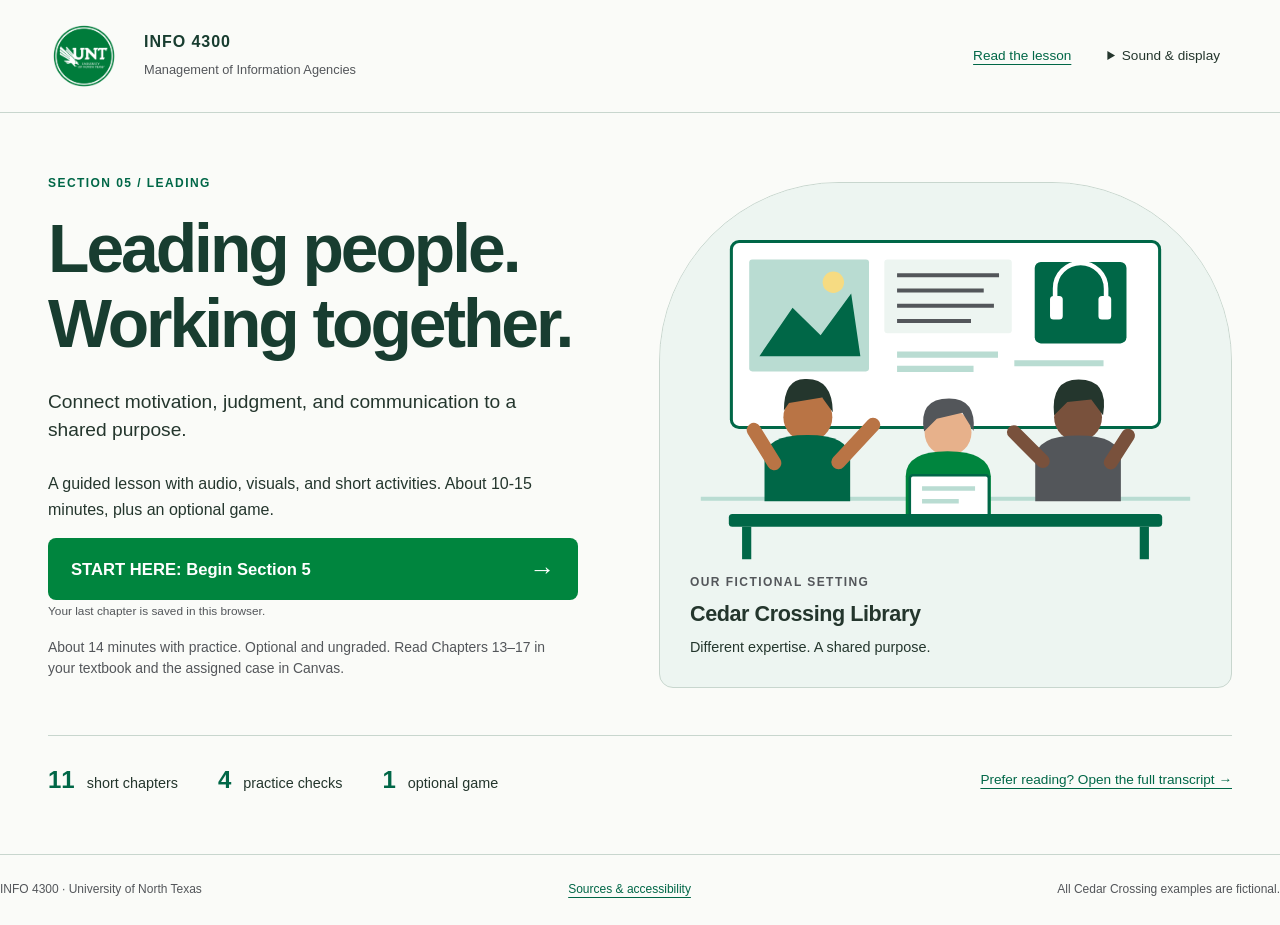
<file: index.html>
<!doctype html>
<html lang="en">
<head>
  <meta charset="utf-8">
  <meta name="viewport" content="width=device-width, initial-scale=1">
  <meta name="theme-color" content="#006747">
  <meta name="description" content="An optional INFO 4300 lesson on motivation, leadership, ethics, communication, and teams. Recorded narration, practice, a full transcript, and Library Shift.">
  <title>Section 5: Leading | INFO 4300</title>
  <link rel="stylesheet" href="styles.css">
  <script defer src="lesson-data.js"></script>
  <script defer src="audio-data.js"></script>
  <script defer src="app.js"></script>
</head>
<body>
<a class="skip-link" href="#main">Skip to main content</a>
<header class="site-header">
  <div class="identity"><img src="unt-circle-logo.png" width="72" height="72" alt="University of North Texas"><div><strong>INFO 4300</strong><span>Management of Information Agencies</span></div></div>
  <nav class="header-nav" aria-label="Resources"><a href="transcript.html">Read the lesson</a><details class="settings"><summary>Sound &amp; display</summary><div><label><input type="checkbox" id="mute-all"> Mute narration</label><label for="narration-volume">Narration volume</label><input id="narration-volume" type="range" min="0" max="1" step="0.05" value="1"><label><input type="checkbox" id="reduce-motion"> Reduce motion</label><p>Audio starts only when you press Play. The game has separate sound controls.</p></div></details></nav>
</header>
<main id="main" tabindex="-1">
  <section id="home" class="home">
    <div class="hero-copy"><p class="eyebrow">SECTION 05 / LEADING</p><h1>Leading people.<br>Working together.</h1><p class="hero-intro">Connect motivation, judgment, and communication to a shared purpose.</p><p class="start-description">A guided lesson with audio, visuals, and short activities. About 10-15 minutes, plus an optional game.</p><button id="start" class="button primary start">START HERE: Begin Section 5 <span aria-hidden="true">→</span></button><button id="resume-chapter" class="text-button" hidden></button><p id="bookmark-note" class="small">Your last chapter is saved in this browser.</p><p class="small hero-note">About 14 minutes with practice. Optional and ungraded. Read Chapters 13–17 in your textbook and the assigned case in Canvas.</p></div>
    <figure class="hero-art"><img src="cedar-display.svg" width="1120" height="760" alt="Illustration of Cedar Crossing colleagues preparing a community history display with photographs, audio, and captions."><figcaption><span class="small-label">OUR FICTIONAL SETTING</span><strong>Cedar Crossing Library</strong><span>Different expertise. A shared purpose.</span></figcaption></figure>
    <div class="home-bottom"><span><b>11</b> short chapters</span><span><b>4</b> practice checks</span><span><b>1</b> optional game</span><a href="transcript.html">Prefer reading? Open the full transcript →</a></div>
  </section>
  <section id="lesson" class="lesson-shell" hidden aria-label="Guided lesson">
    <aside class="lesson-menu"><p class="eyebrow">YOUR ROUTE</p><nav aria-label="Lesson chapters" id="chapter-nav"></nav><button class="text-button" id="go-home">← Lesson home</button><a class="text-link" href="transcript.html">Full reading alternative</a><button class="text-button" id="jump-game">Optional game →</button></aside>
    <div class="lesson-main"><div class="mobile-chapters"><label for="chapter-select">Jump to chapter</label><select id="chapter-select"></select></div>
      <div class="lesson-meta"><span id="chapter-kicker" class="eyebrow"></span><span id="progress-text"></span></div><progress id="lesson-progress" max="11" value="1" aria-label="Current chapter position"></progress>
      <h1 id="chapter-title" tabindex="-1"></h1>
      <ol id="route" class="route" aria-label="Leading questions"></ol>
      <p class="route-note">An original teaching diagram. These connected questions are not a fixed textbook formula.</p>
      <section class="media-panel" aria-label="Recorded narration"><div class="audio-row"><audio id="narration" controls preload="metadata" aria-label="Chapter narration"></audio><button id="replay" class="compact">Replay</button><label class="speed-label" for="speed">Speed <select id="speed"><option value="0.75">0.75×</option><option value="1" selected>1×</option><option value="1.25">1.25×</option><option value="1.5">1.5×</option><option value="2">2×</option></select></label></div><div id="media-error" role="status" hidden>Audio is unavailable. You can read this chapter below or open the full transcript.</div><div class="caption-row"><span class="small-label">CAPTIONS</span><button id="toggle-captions" class="text-button" aria-pressed="true">Hide captions</button></div><p id="captions" class="captions" aria-live="off">Press Play to hear this chapter. Captions appear here.</p><p class="audio-credit">Recorded AI narration · Kokoro Heart · <a id="download-audio" href="#" download>Download chapter audio</a></p></section>
      <div id="visual" class="visual"></div>
      <p class="takeaway" id="takeaway"></p>
      <div id="practice-slot"></div>
      <details class="read-chapter" id="chapter-transcript"><summary>Read this chapter</summary><div id="chapter-text"></div><p><a id="caption-download" href="#" download>Download timed captions (VTT)</a></p></details>
      <details class="explore"><summary>Explore more</summary><div id="explore-content"></div></details>
      <div class="lesson-pagination"><button id="previous" class="button secondary">← Back</button><span id="page-label"></span><button id="next" class="button primary">Next →</button></div>
    </div>
  </section>
  <section id="game" class="game-section" hidden aria-labelledby="game-heading" tabindex="-1">
    <div class="game-heading-row"><div><p class="eyebrow">OPTIONAL / ABOUT 2–3 MINUTES</p><h1 id="game-heading" tabindex="-1">Library Shift</h1></div><button id="skip-game" class="button secondary">Skip game</button></div>
    <p class="game-intro">Make small decisions during Cedar Crossing’s display project. Choose a response, read the feedback, and carry the idea into the next turn.</p>
    <div class="game-settings"><fieldset><legend>Choose your pace</legend><label><input type="radio" name="game-mode" value="timed"> Timed challenge</label><label><input type="radio" name="game-mode" value="untimed" checked> Untimed decisions</label></fieldset><label><input type="checkbox" id="game-shortcuts" checked> Use 1, 2, 3 keys when the game has focus</label><button id="game-sound" class="compact" aria-pressed="false">Sounds off</button></div>
    <div class="game-toolbar"><span>Score <b id="score">0</b></span><span>Lives <b id="lives">3</b></span><span>Streak <b id="streak">0</b></span><span>Best on this device <b id="best">0</b></span></div>
    <div id="game-board" class="game-board" role="group" tabindex="0" aria-label="Library Shift play area. Choose one of three responses.">
      <div class="game-board-top"><span id="round-label">Ready for your shift?</span><span id="clock" aria-hidden="true"></span></div>
      <div id="drop-zone" class="drop-zone"><div id="book-card" class="book-card"><span id="gold-label" class="small-label">START WITH A PRACTICE TURN</span><p id="statement">Start with an unscored practice decision. Every turn pauses for feedback. Untimed mode is selected.</p></div></div>
      <div id="baskets" class="baskets"><button data-basket="0" disabled><span class="basket-number" aria-hidden="true">1</span>Response 1</button><button data-basket="1" disabled><span class="basket-number" aria-hidden="true">2</span>Response 2</button><button data-basket="2" disabled><span class="basket-number" aria-hidden="true">3</span>Response 3</button></div>
      <div id="game-feedback" class="game-feedback" role="status"></div>
      <div class="game-actions"><button id="game-start" class="button primary">Start practice</button><button id="game-continue" class="button primary" hidden>Continue →</button><button id="game-pause" class="button secondary" disabled>Pause</button><button id="game-restart" class="text-button">Restart</button></div>
    </div><p class="small">Learning content is the same in both modes. Personal bests are kept separately. No account, shared leaderboard, or course grade.</p><div id="game-announcement" class="sr-only" aria-live="polite"></div>
  </section>
  <section id="finish" class="finish" hidden><p class="eyebrow">TAKE IT INTO YOUR READING</p><h1 id="finish-title" tabindex="-1">Connect purpose, people, and support.</h1><p>Understand people. Guide the work. Judge fairly. Communicate. Empower and review.</p><p>Read Chapters 13–17 in your textbook and <cite>The Self-Managed Team Experiment</cite> in Canvas, then develop your own case analysis. Check Canvas for the current assignment requirements and deadline.</p><div class="finish-actions"><button id="review-case" class="button primary">Review case preparation</button><button id="replay-game" class="button secondary">Play the optional game</button><a href="transcript.html">Read the full lesson</a></div><p><a href="https://info4300.github.io/INFO4300_Section5/">Open the existing Section 5 course guide</a></p><p class="small">This optional resource does not record course completion or award credit.</p></section>
</main>
<footer><span>INFO 4300 · University of North Texas</span><a href="sources.html">Sources &amp; accessibility</a><span>All Cedar Crossing examples are fictional.</span></footer>
<noscript><div class="noscript">The guided activities need JavaScript. <a href="transcript.html">Read the complete lesson and activity explanations</a> or play the chapter recordings from the transcript.</div></noscript>
</body>
</html>
</file>
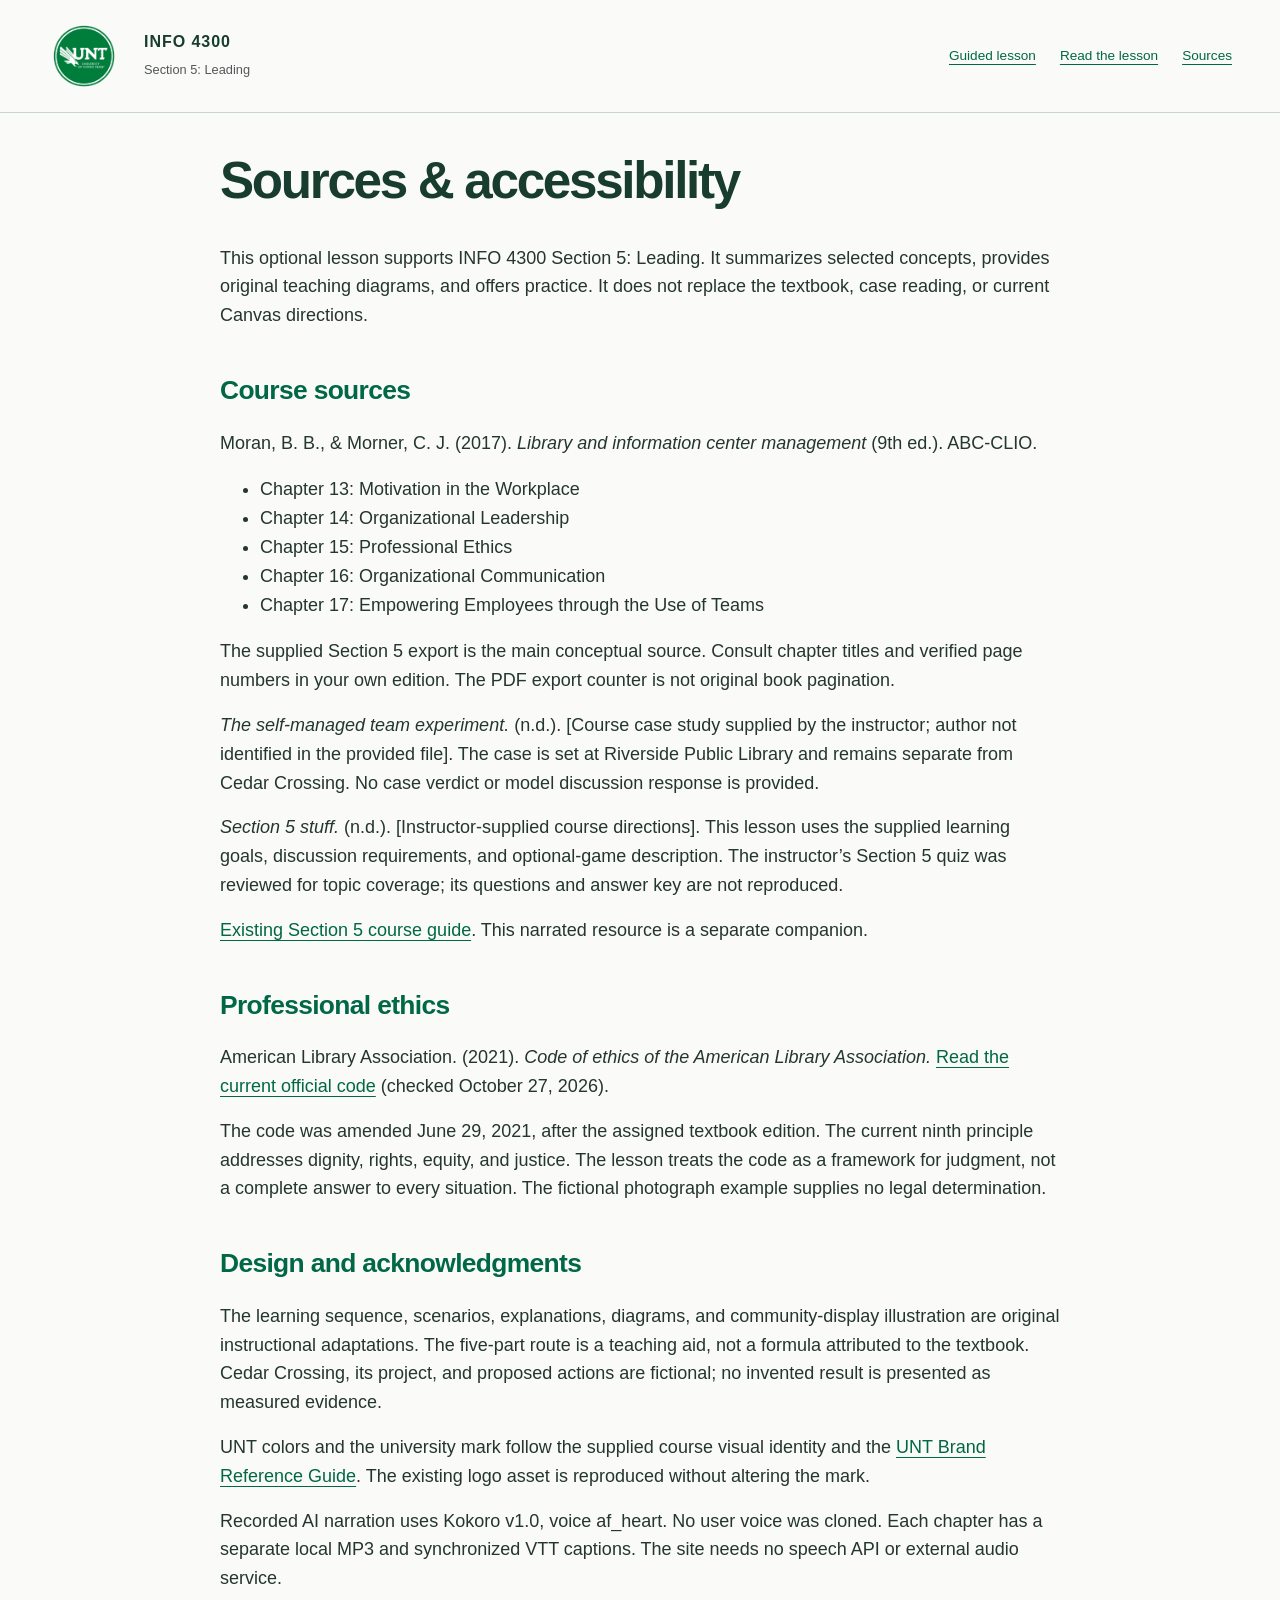
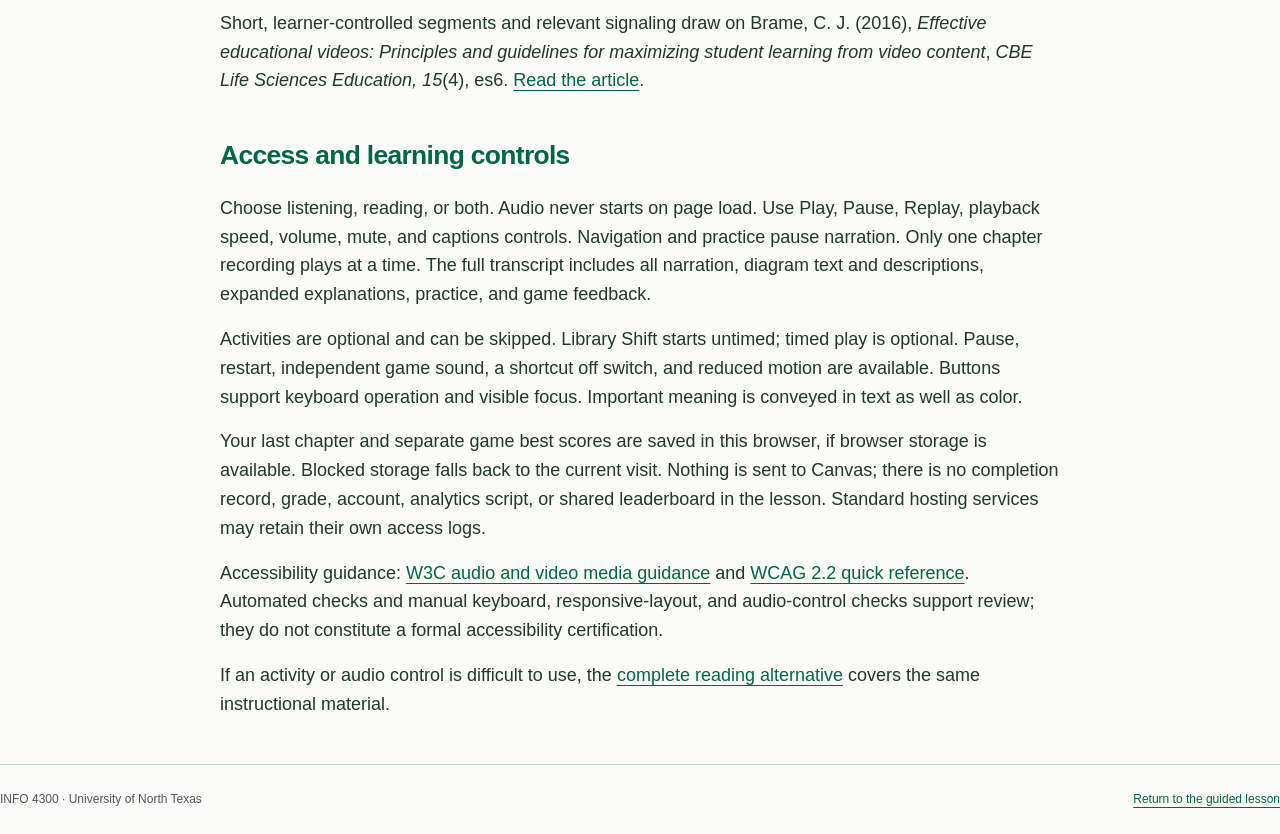
<file: sources.html>
<!doctype html><html lang="en"><head><meta charset="utf-8"><meta name="viewport" content="width=device-width,initial-scale=1"><link rel="stylesheet" href="styles.css"><title>Sources and accessibility | INFO 4300 Section 5</title></head><body class="transcript-page"><a class="skip-link" href="#main">Skip to main content</a><header class="site-header"><div class="identity"><img src="unt-circle-logo.png" width="64" height="64" alt="University of North Texas"><div><strong>INFO 4300</strong><span>Section 5: Leading</span></div></div><nav class="header-nav" aria-label="Resources"><a href="index.html">Guided lesson</a><a href="transcript.html">Read the lesson</a><a href="sources.html">Sources</a></nav></header><main class="reading-page" id="main"><h1>Sources &amp; accessibility</h1>
<p>This optional lesson supports INFO 4300 Section 5: Leading. It summarizes selected concepts, provides original teaching diagrams, and offers practice. It does not replace the textbook, case reading, or current Canvas directions.</p>
<section><h2>Course sources</h2><p>Moran, B. B., &amp; Morner, C. J. (2017). <cite>Library and information center management</cite> (9th ed.). ABC-CLIO.</p><ul><li>Chapter 13: Motivation in the Workplace</li><li>Chapter 14: Organizational Leadership</li><li>Chapter 15: Professional Ethics</li><li>Chapter 16: Organizational Communication</li><li>Chapter 17: Empowering Employees through the Use of Teams</li></ul><p>The supplied Section 5 export is the main conceptual source. Consult chapter titles and verified page numbers in your own edition. The PDF export counter is not original book pagination.</p><p><cite>The self-managed team experiment.</cite> (n.d.). [Course case study supplied by the instructor; author not identified in the provided file]. The case is set at Riverside Public Library and remains separate from Cedar Crossing. No case verdict or model discussion response is provided.</p><p><cite>Section 5 stuff.</cite> (n.d.). [Instructor-supplied course directions]. This lesson uses the supplied learning goals, discussion requirements, and optional-game description. The instructor’s Section 5 quiz was reviewed for topic coverage; its questions and answer key are not reproduced.</p><p><a href="https://info4300.github.io/INFO4300_Section5/">Existing Section 5 course guide</a>. This narrated resource is a separate companion.</p></section>
<section><h2>Professional ethics</h2><p>American Library Association. (2021). <cite>Code of ethics of the American Library Association.</cite> <a href="https://www.ala.org/tools/ethics">Read the current official code</a> (checked October 27, 2026).</p><p>The code was amended June 29, 2021, after the assigned textbook edition. The current ninth principle addresses dignity, rights, equity, and justice. The lesson treats the code as a framework for judgment, not a complete answer to every situation. The fictional photograph example supplies no legal determination.</p></section>
<section><h2>Design and acknowledgments</h2><p>The learning sequence, scenarios, explanations, diagrams, and community-display illustration are original instructional adaptations. The five-part route is a teaching aid, not a formula attributed to the textbook. Cedar Crossing, its project, and proposed actions are fictional; no invented result is presented as measured evidence.</p><p>UNT colors and the university mark follow the supplied course visual identity and the <a href="https://news.cvad.unt.edu/images/unt-brand-reference-guide-f2025.pdf">UNT Brand Reference Guide</a>. The existing logo asset is reproduced without altering the mark.</p><p>Recorded AI narration uses Kokoro v1.0, voice af_heart. No user voice was cloned. Each chapter has a separate local MP3 and synchronized VTT captions. The site needs no speech API or external audio service.</p><p>Short, learner-controlled segments and relevant signaling draw on Brame, C. J. (2016), <cite>Effective educational videos: Principles and guidelines for maximizing student learning from video content</cite>, <cite>CBE Life Sciences Education, 15</cite>(4), es6. <a href="https://cft.vanderbilt.edu/wp-content/uploads/sites/59/Effective_Educational_Videos.pdf">Read the article</a>.</p></section>
<section><h2>Access and learning controls</h2><p>Choose listening, reading, or both. Audio never starts on page load. Use Play, Pause, Replay, playback speed, volume, mute, and captions controls. Navigation and practice pause narration. Only one chapter recording plays at a time. The full transcript includes all narration, diagram text and descriptions, expanded explanations, practice, and game feedback.</p><p>Activities are optional and can be skipped. Library Shift starts untimed; timed play is optional. Pause, restart, independent game sound, a shortcut off switch, and reduced motion are available. Buttons support keyboard operation and visible focus. Important meaning is conveyed in text as well as color.</p><p>Your last chapter and separate game best scores are saved in this browser, if browser storage is available. Blocked storage falls back to the current visit. Nothing is sent to Canvas; there is no completion record, grade, account, analytics script, or shared leaderboard in the lesson. Standard hosting services may retain their own access logs.</p><p>Accessibility guidance: <a href="https://www.w3.org/WAI/media/av/">W3C audio and video media guidance</a> and <a href="https://www.w3.org/WAI/WCAG22/quickref/">WCAG 2.2 quick reference</a>. Automated checks and manual keyboard, responsive-layout, and audio-control checks support review; they do not constitute a formal accessibility certification.</p><p>If an activity or audio control is difficult to use, the <a href="transcript.html">complete reading alternative</a> covers the same instructional material.</p></section></main><footer><span>INFO 4300 · University of North Texas</span><a href="index.html">Return to the guided lesson</a></footer><script>document.addEventListener("play",e=>{if(e.target.tagName==="AUDIO")document.querySelectorAll("audio").forEach(a=>{if(a!==e.target)a.pause()})},true);document.addEventListener("visibilitychange",()=>{if(document.hidden)document.querySelectorAll("audio").forEach(a=>a.pause())});</script></body></html>
</file>
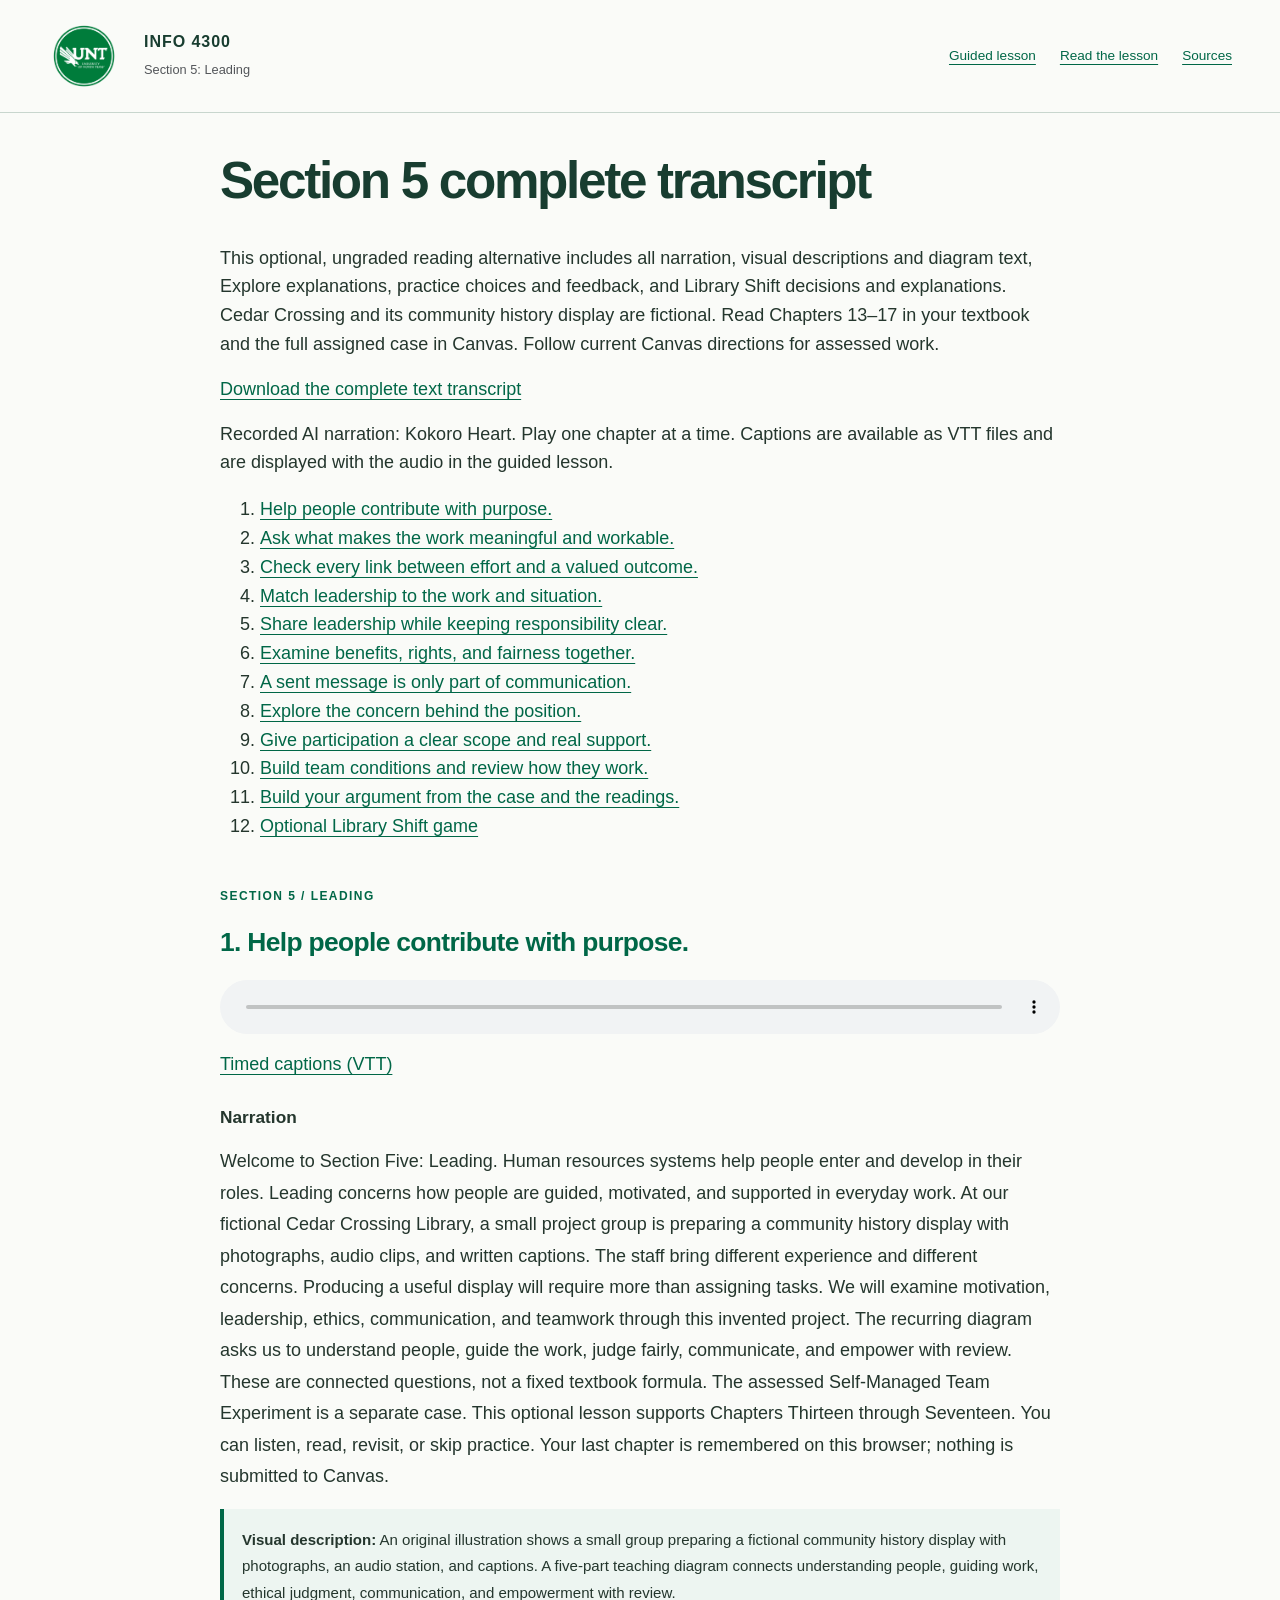
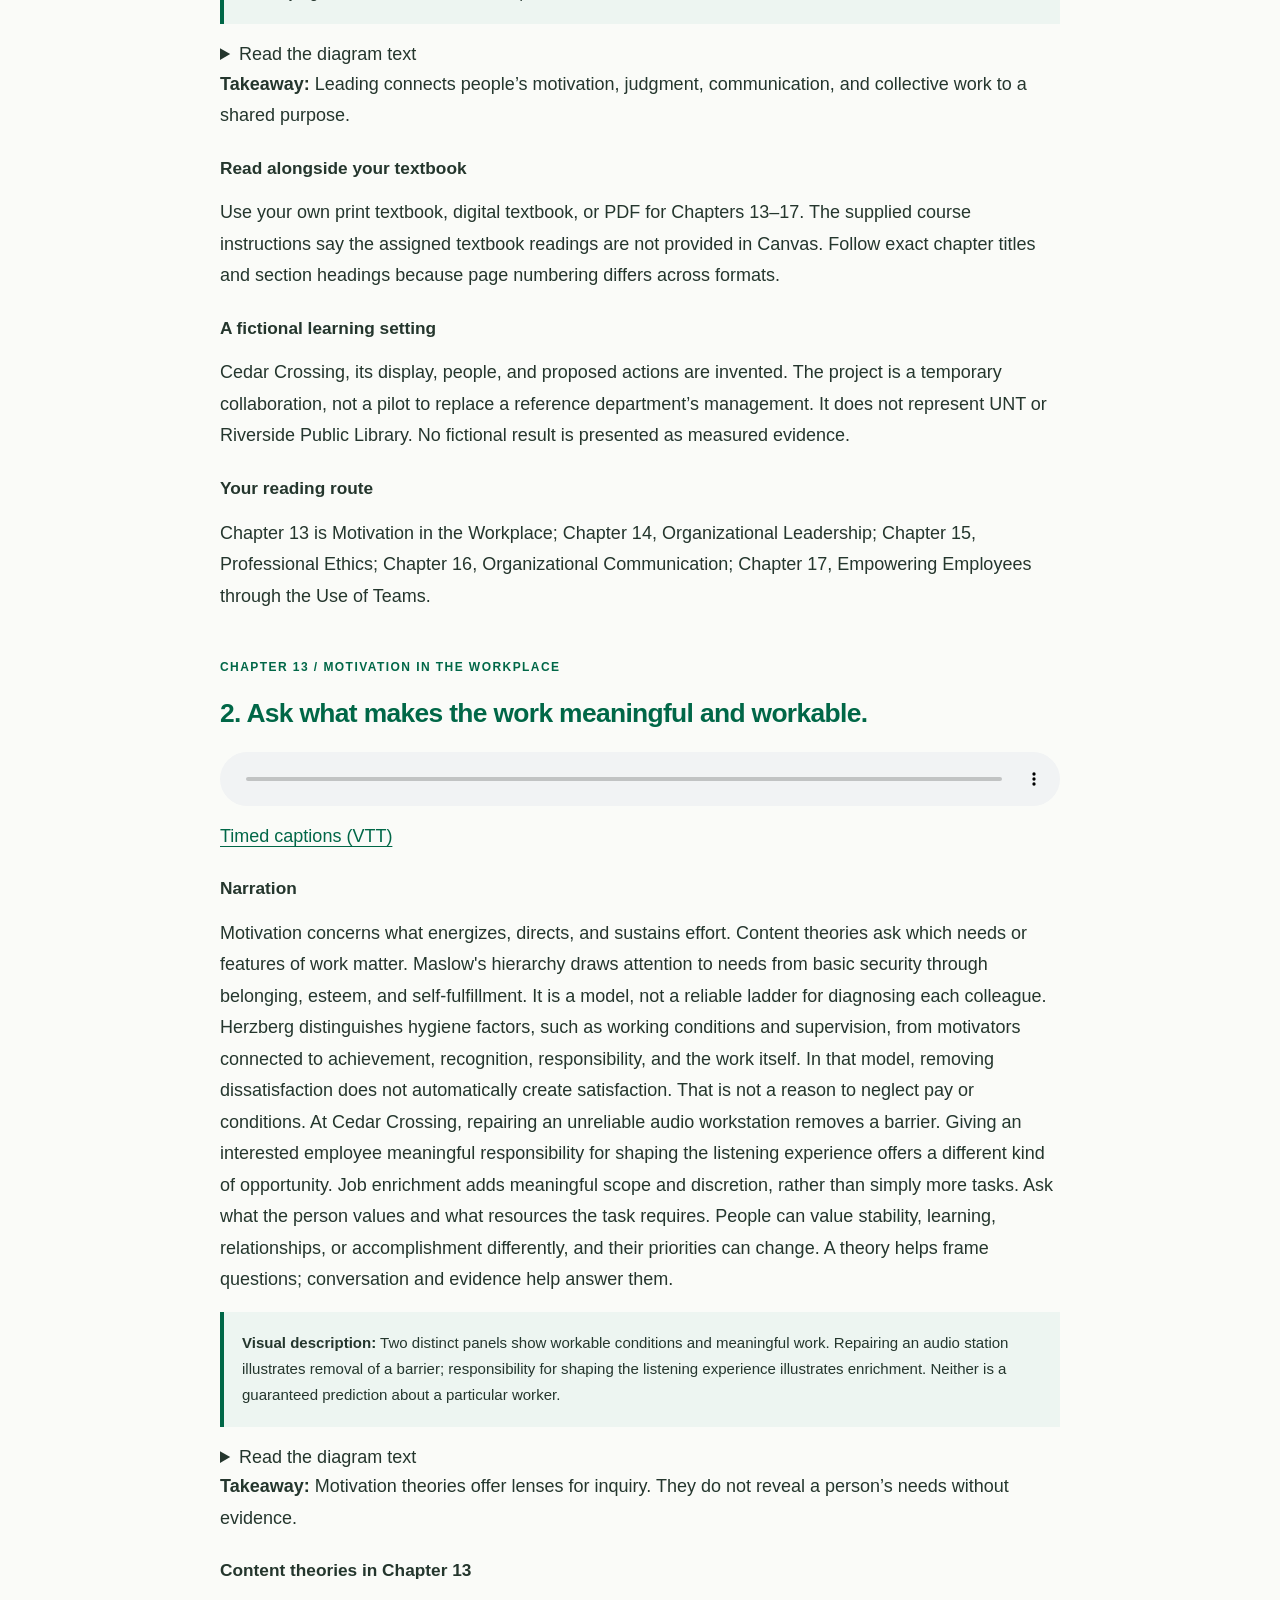
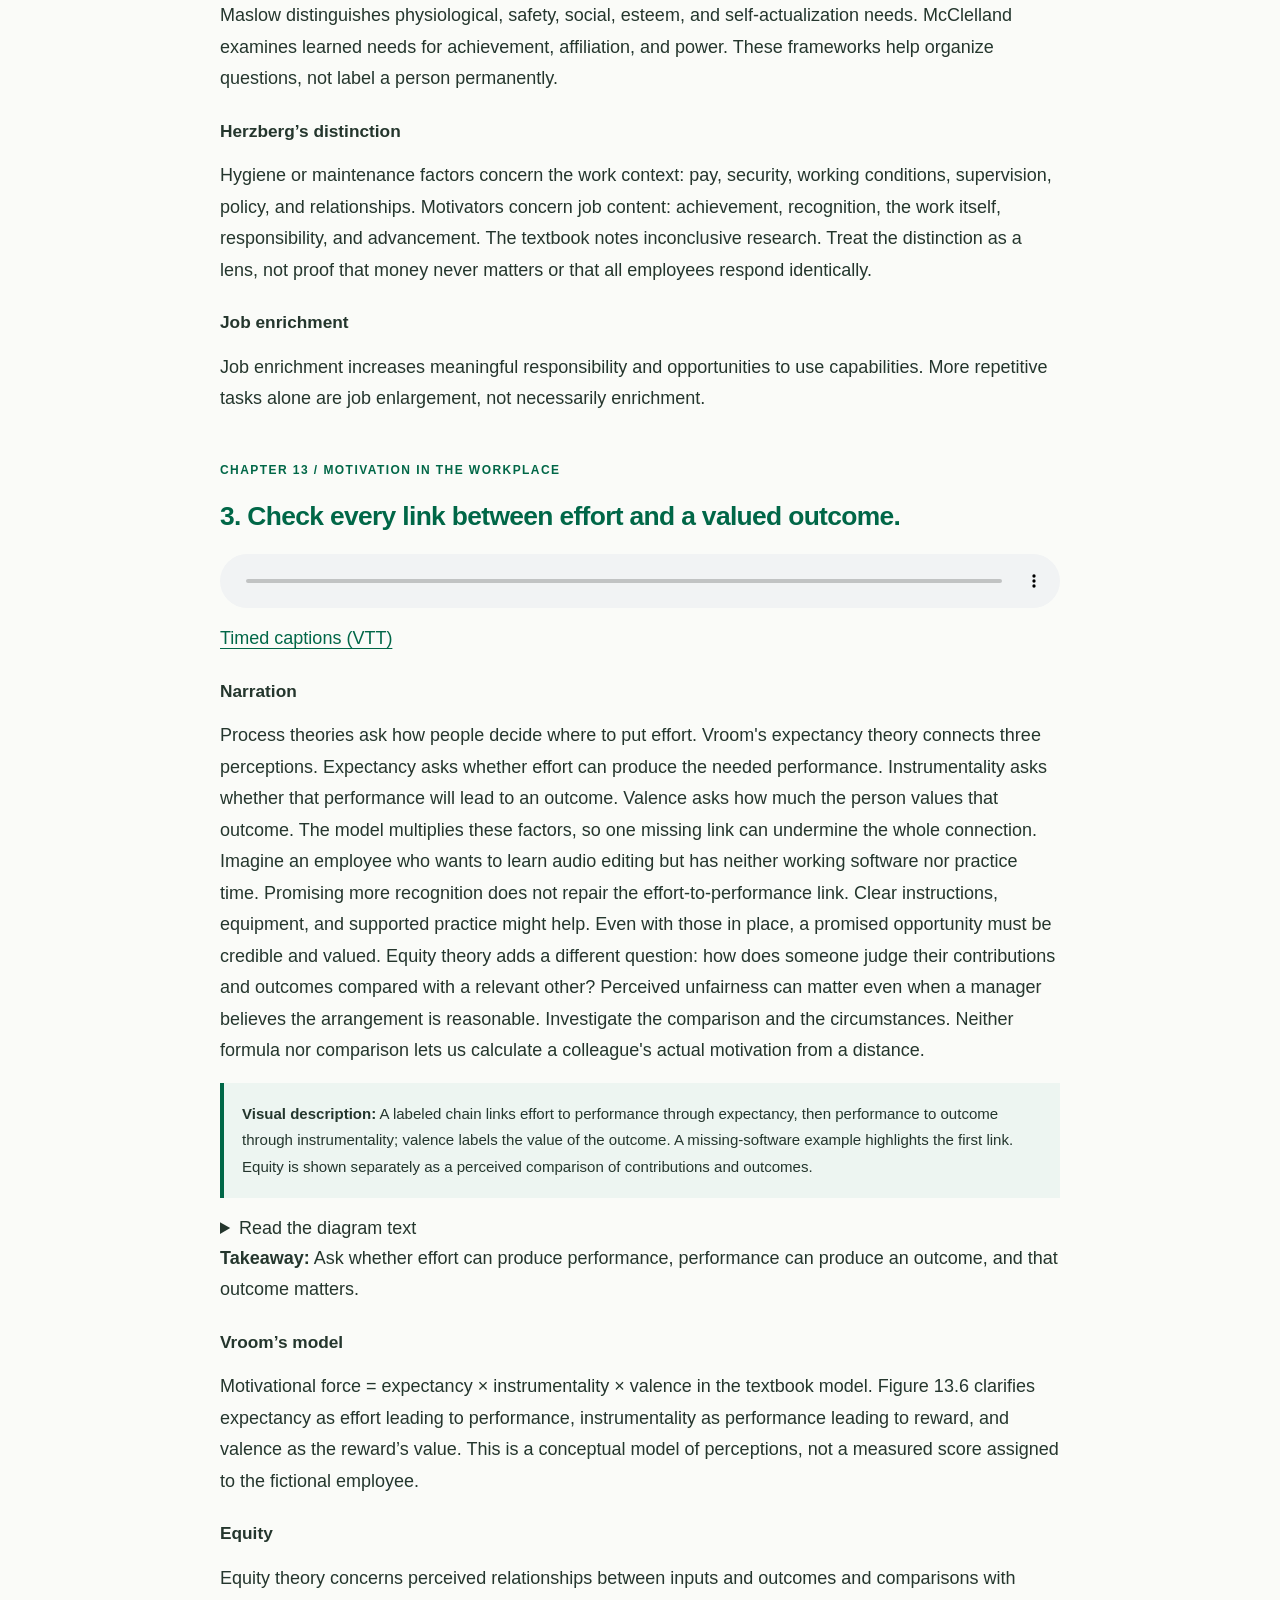
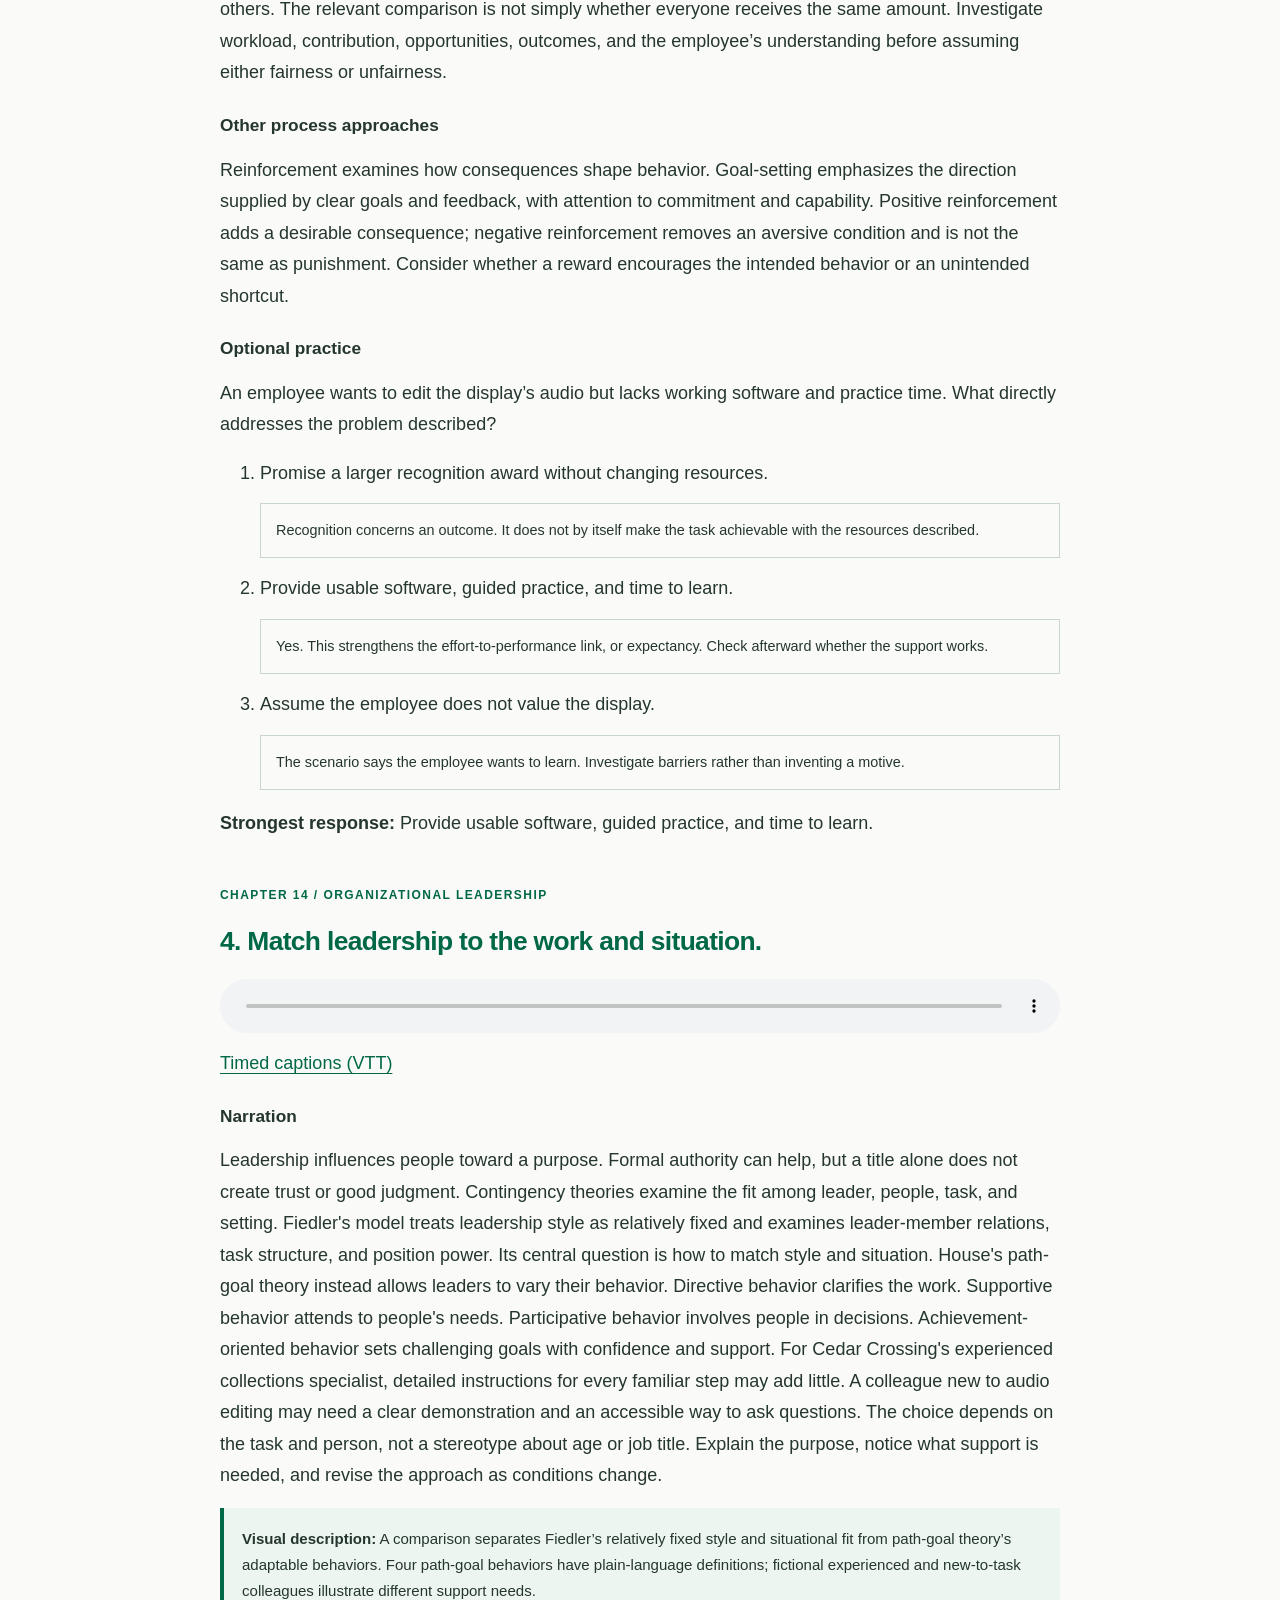
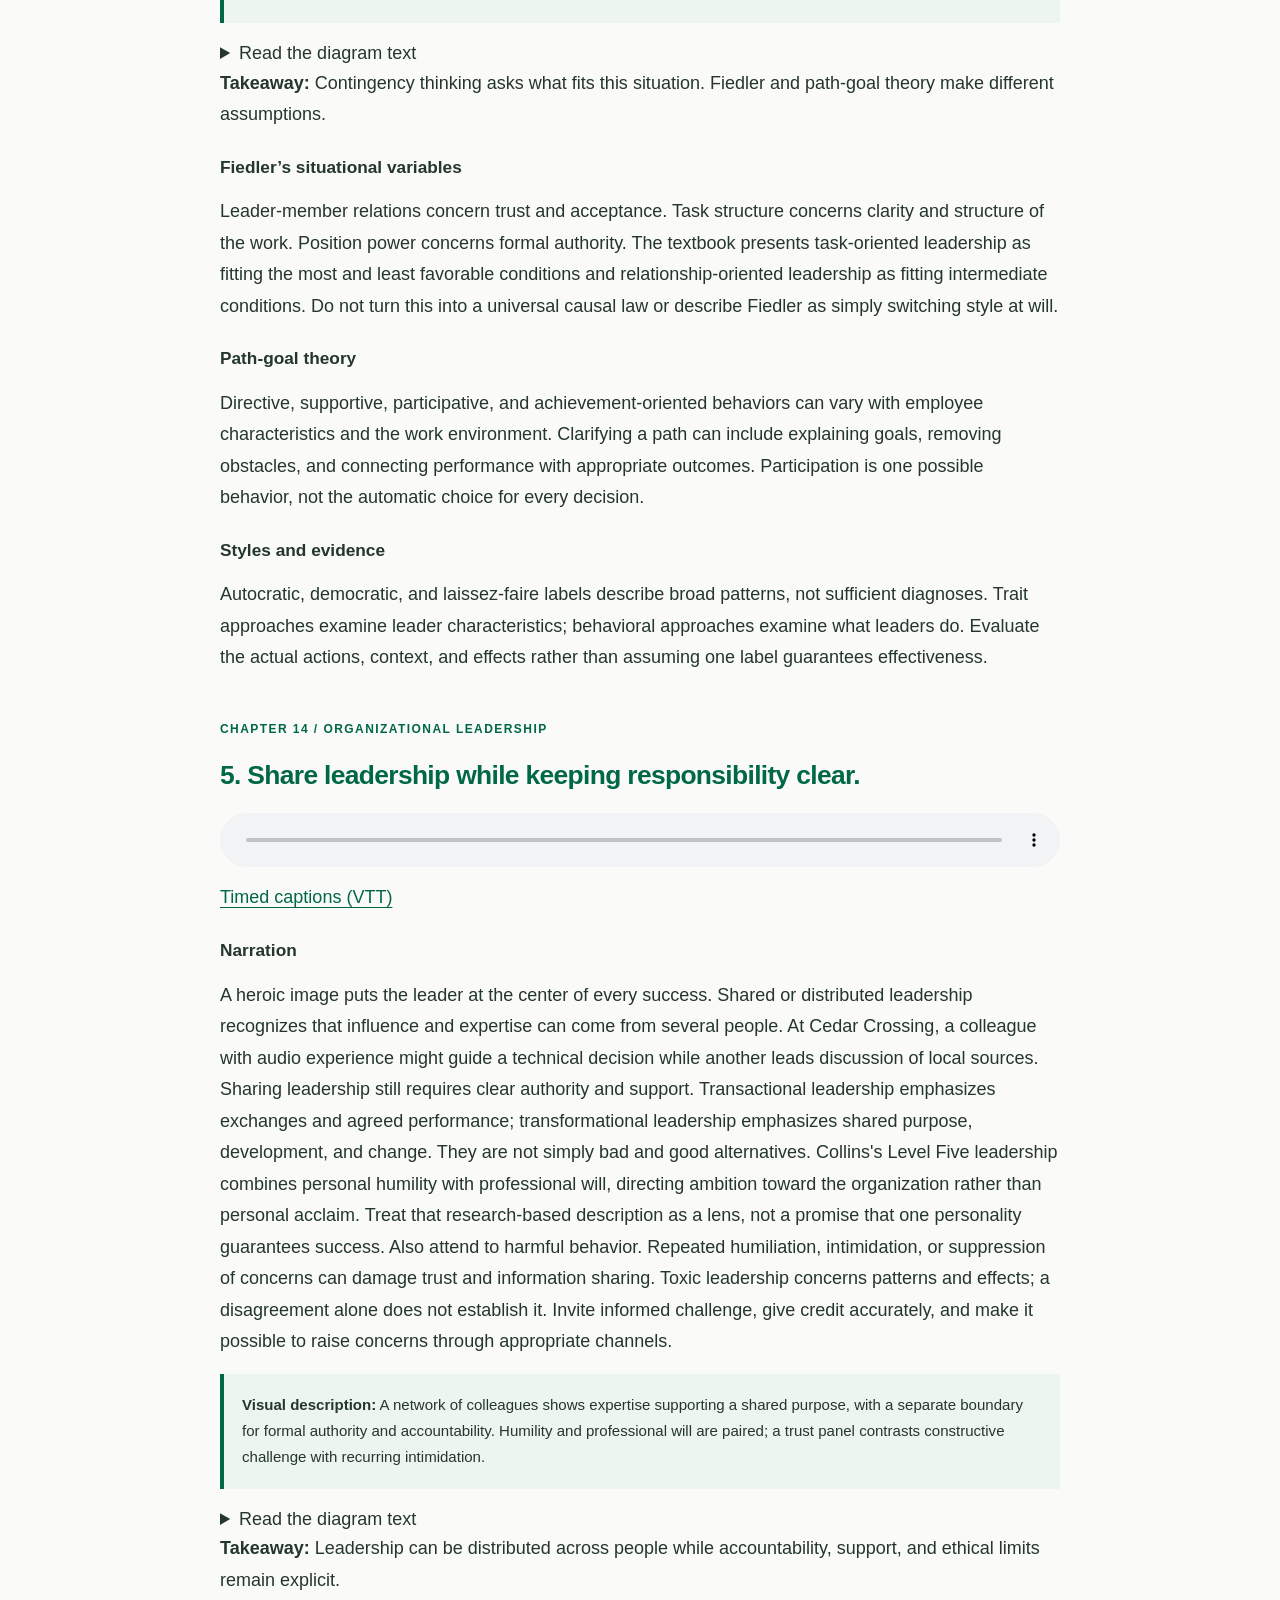
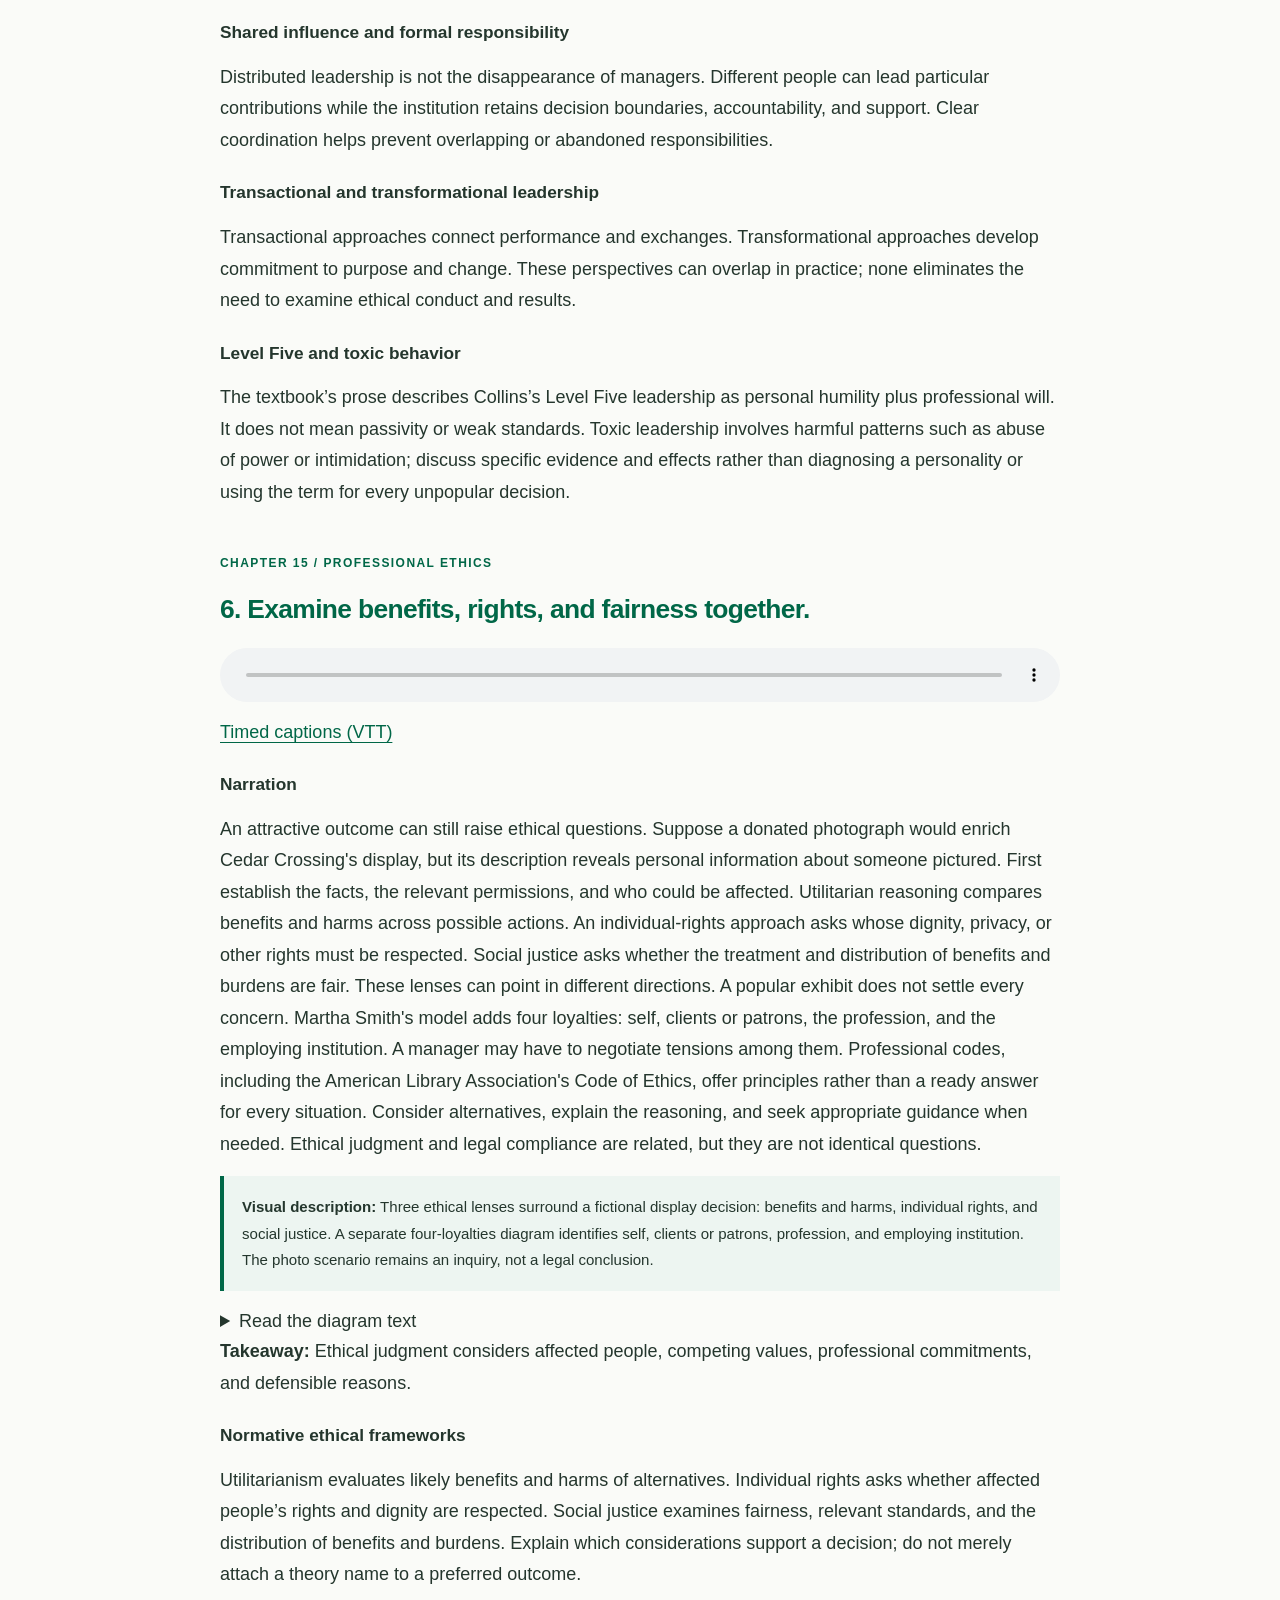
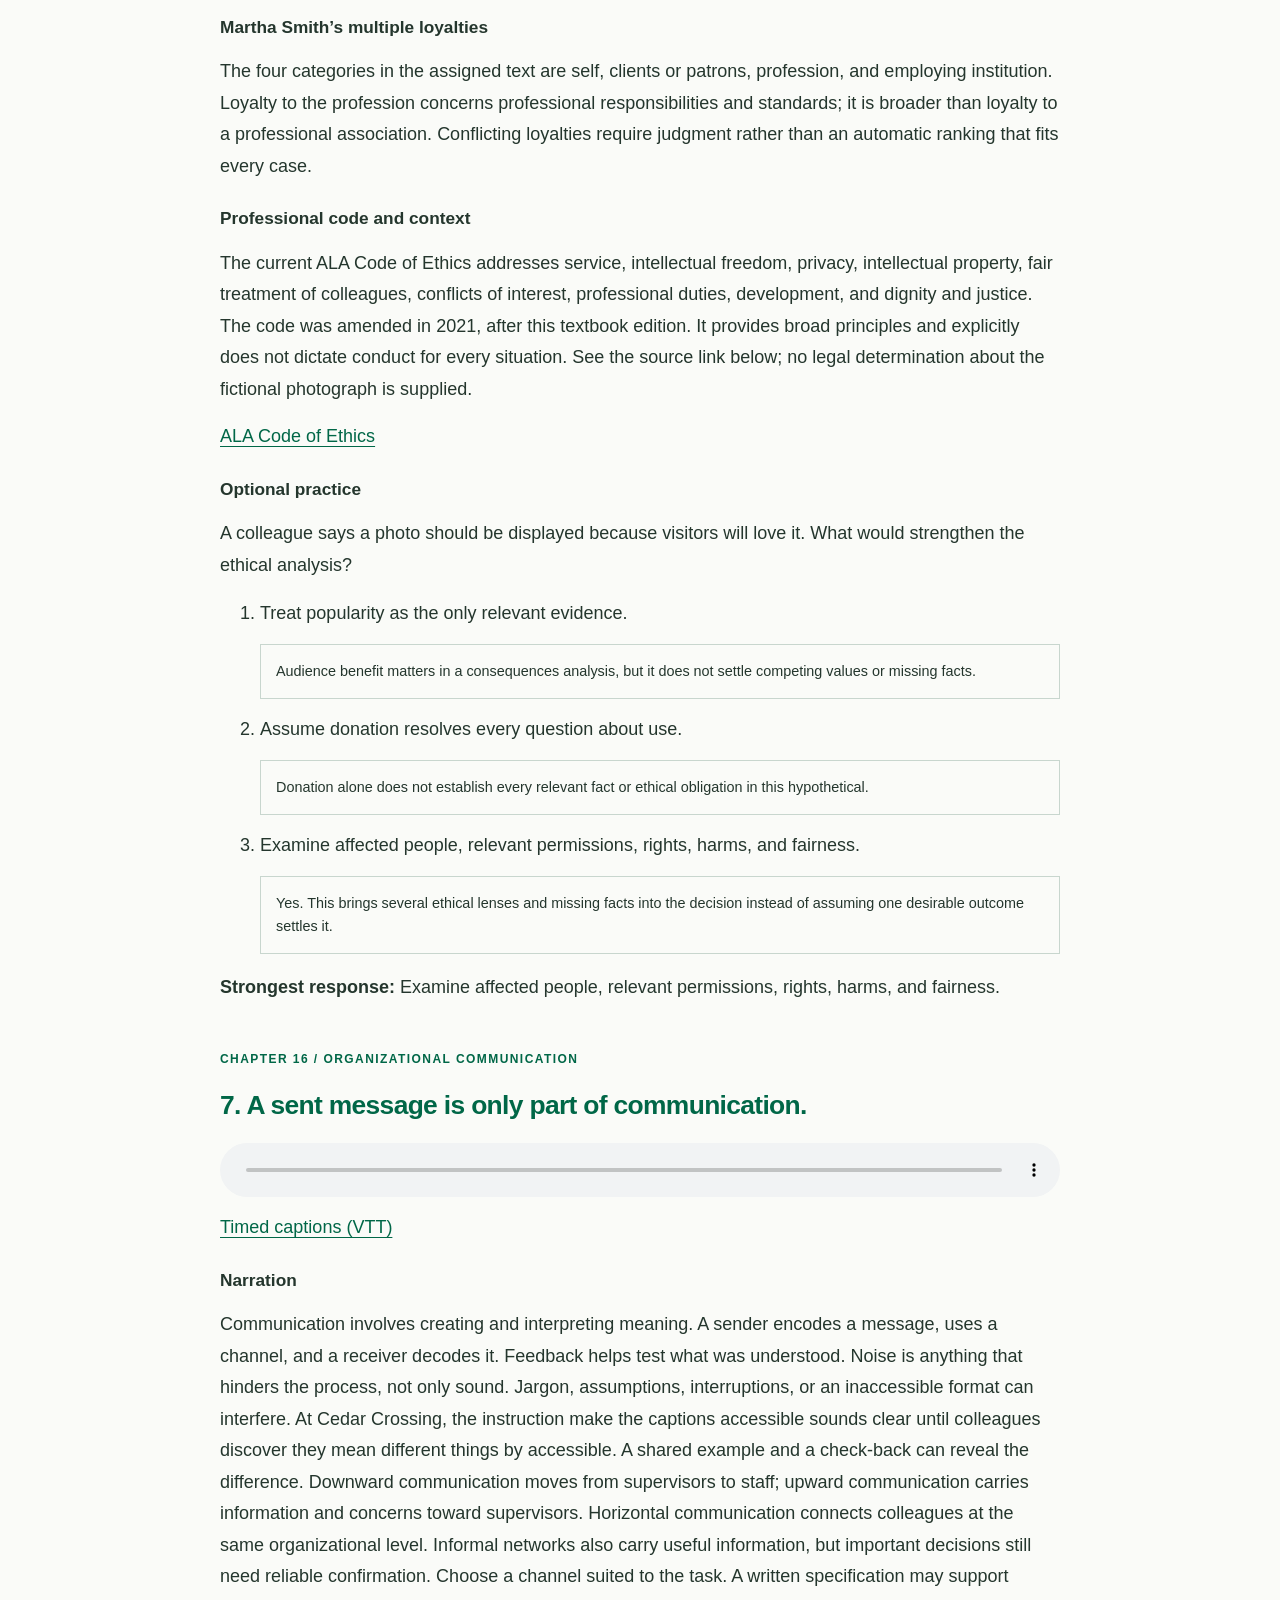
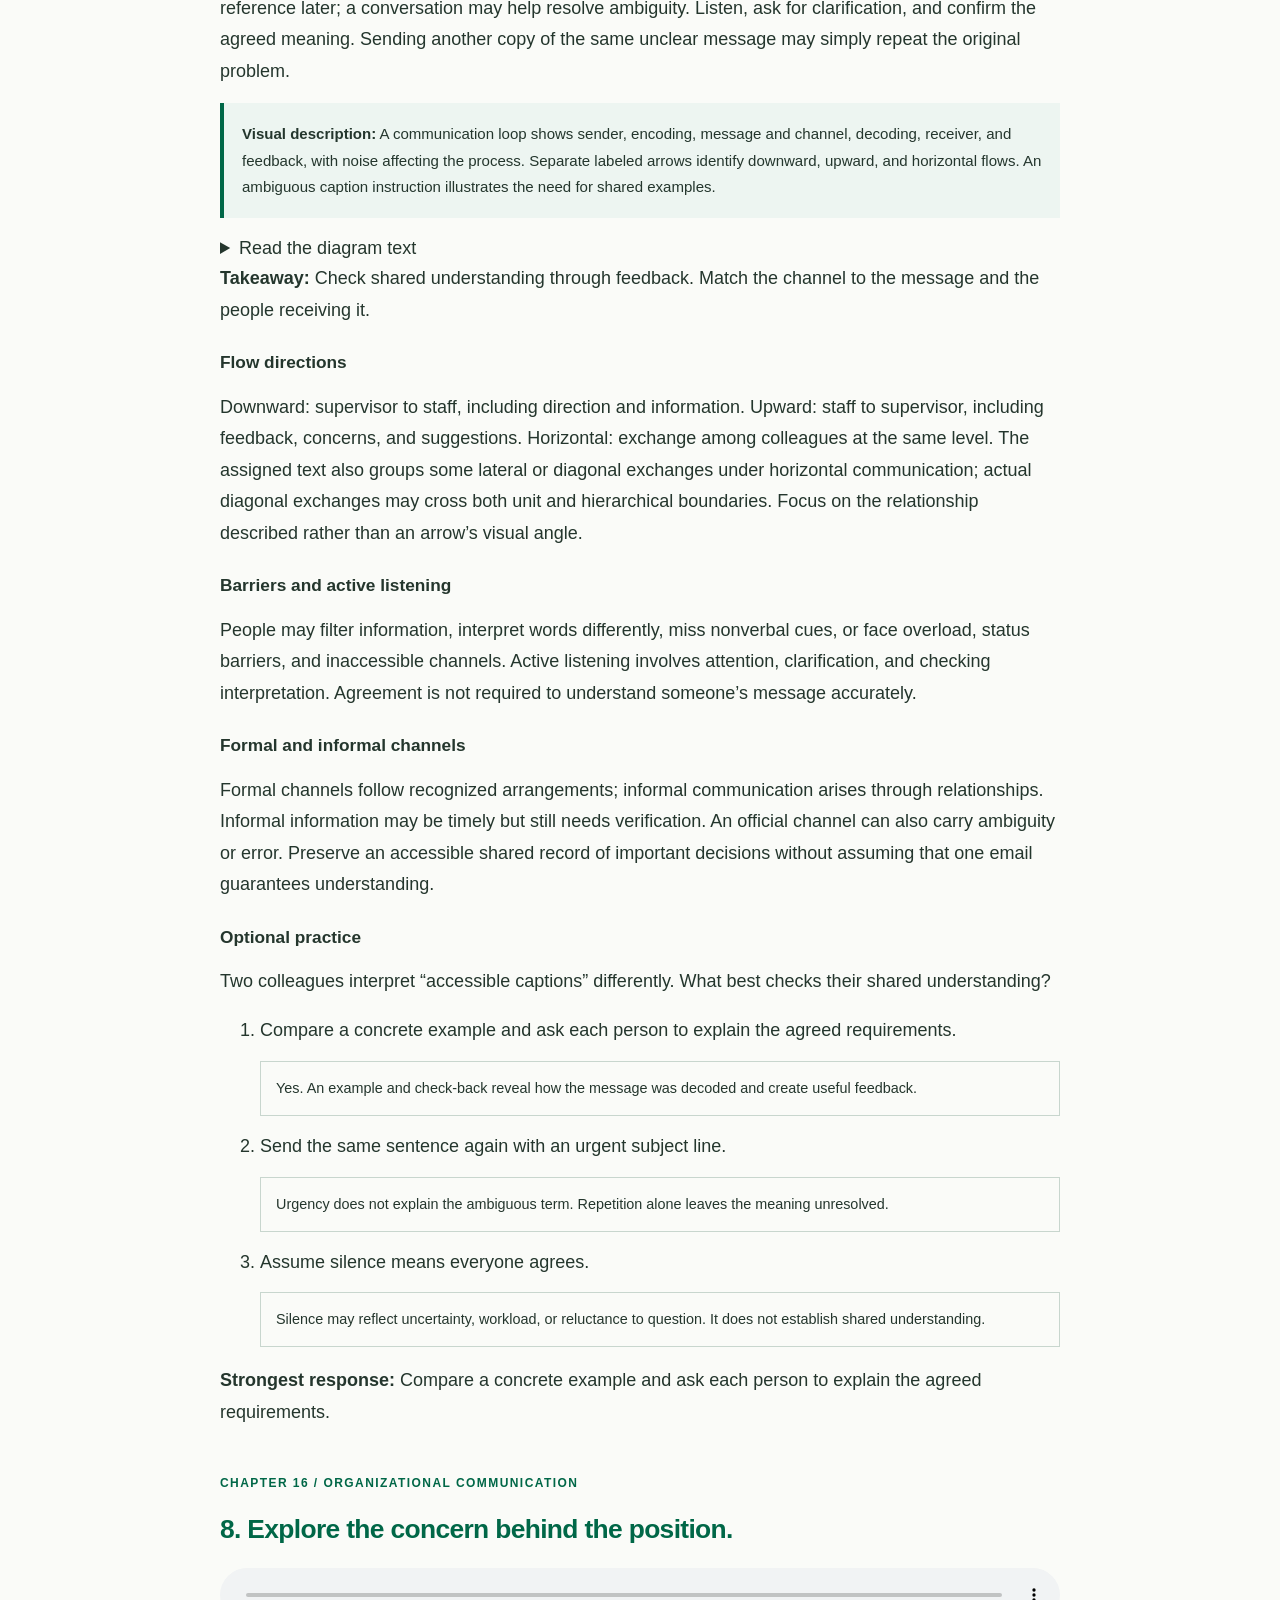
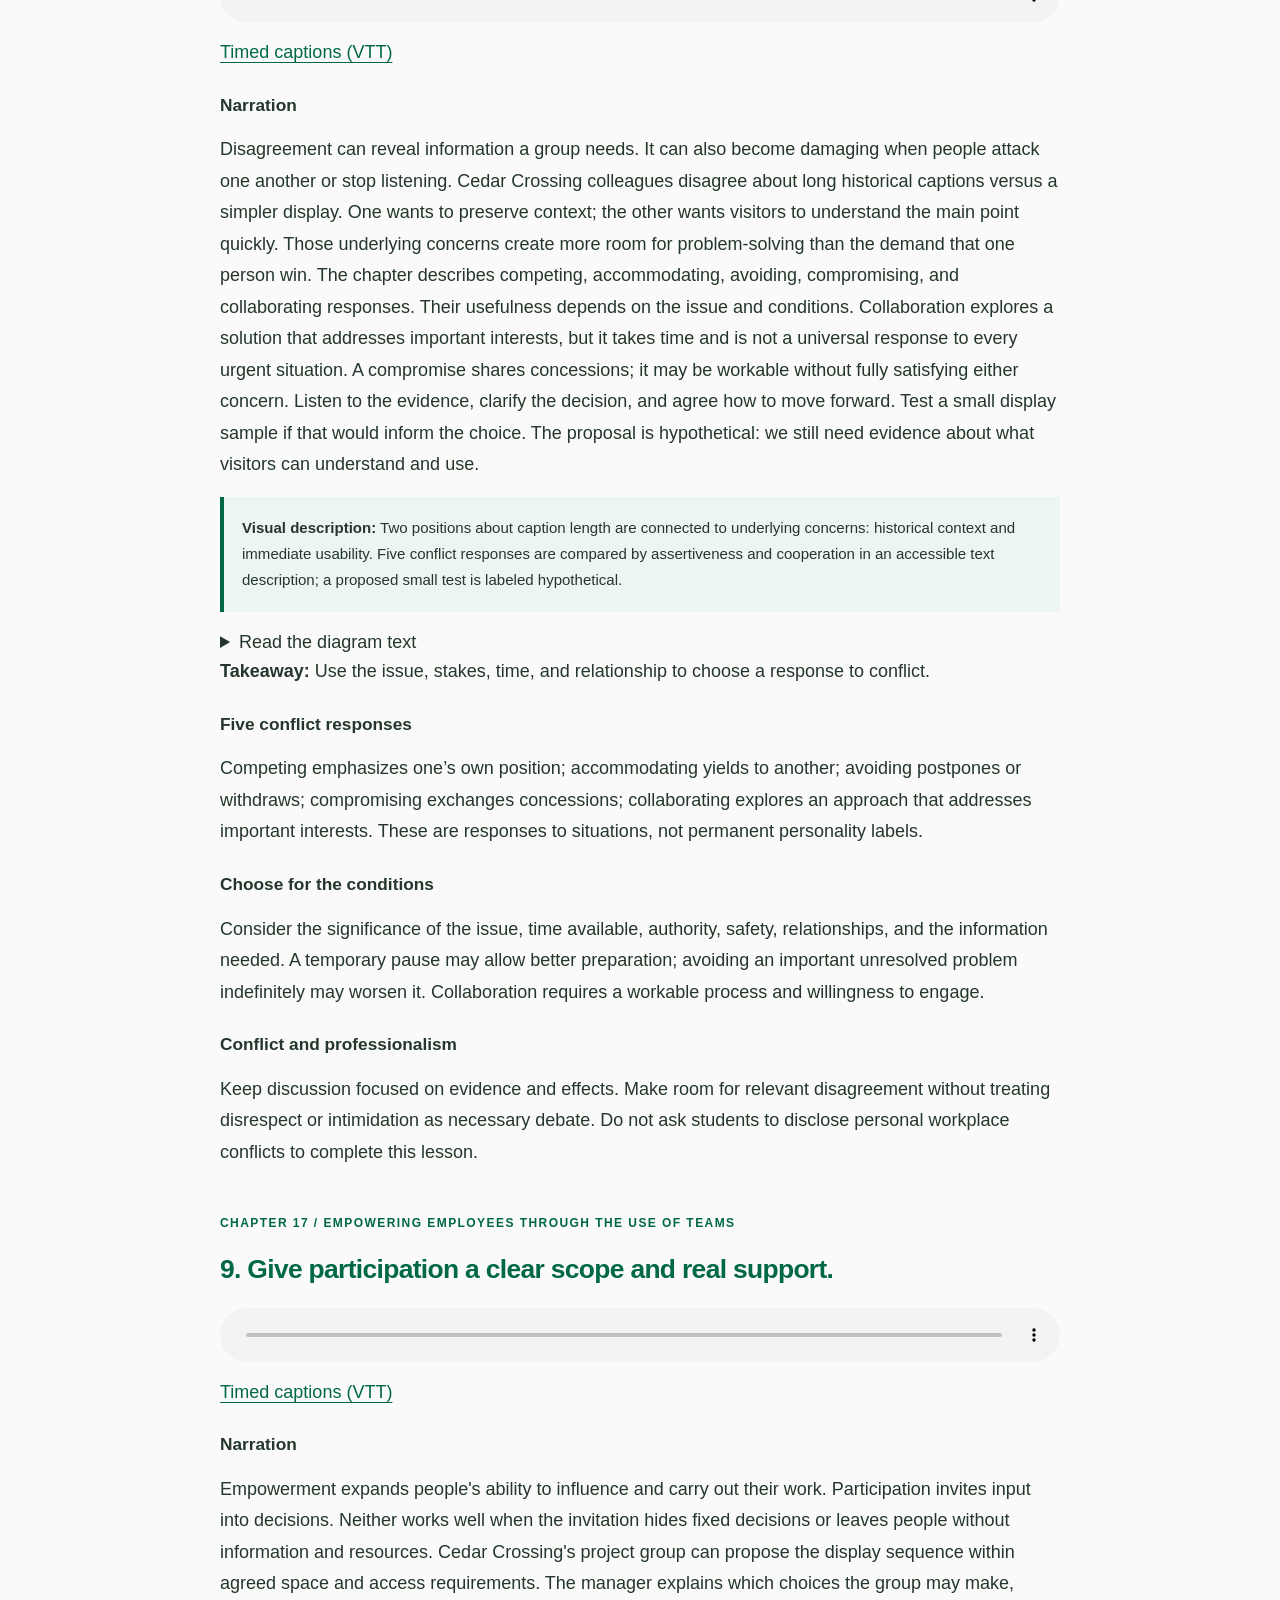
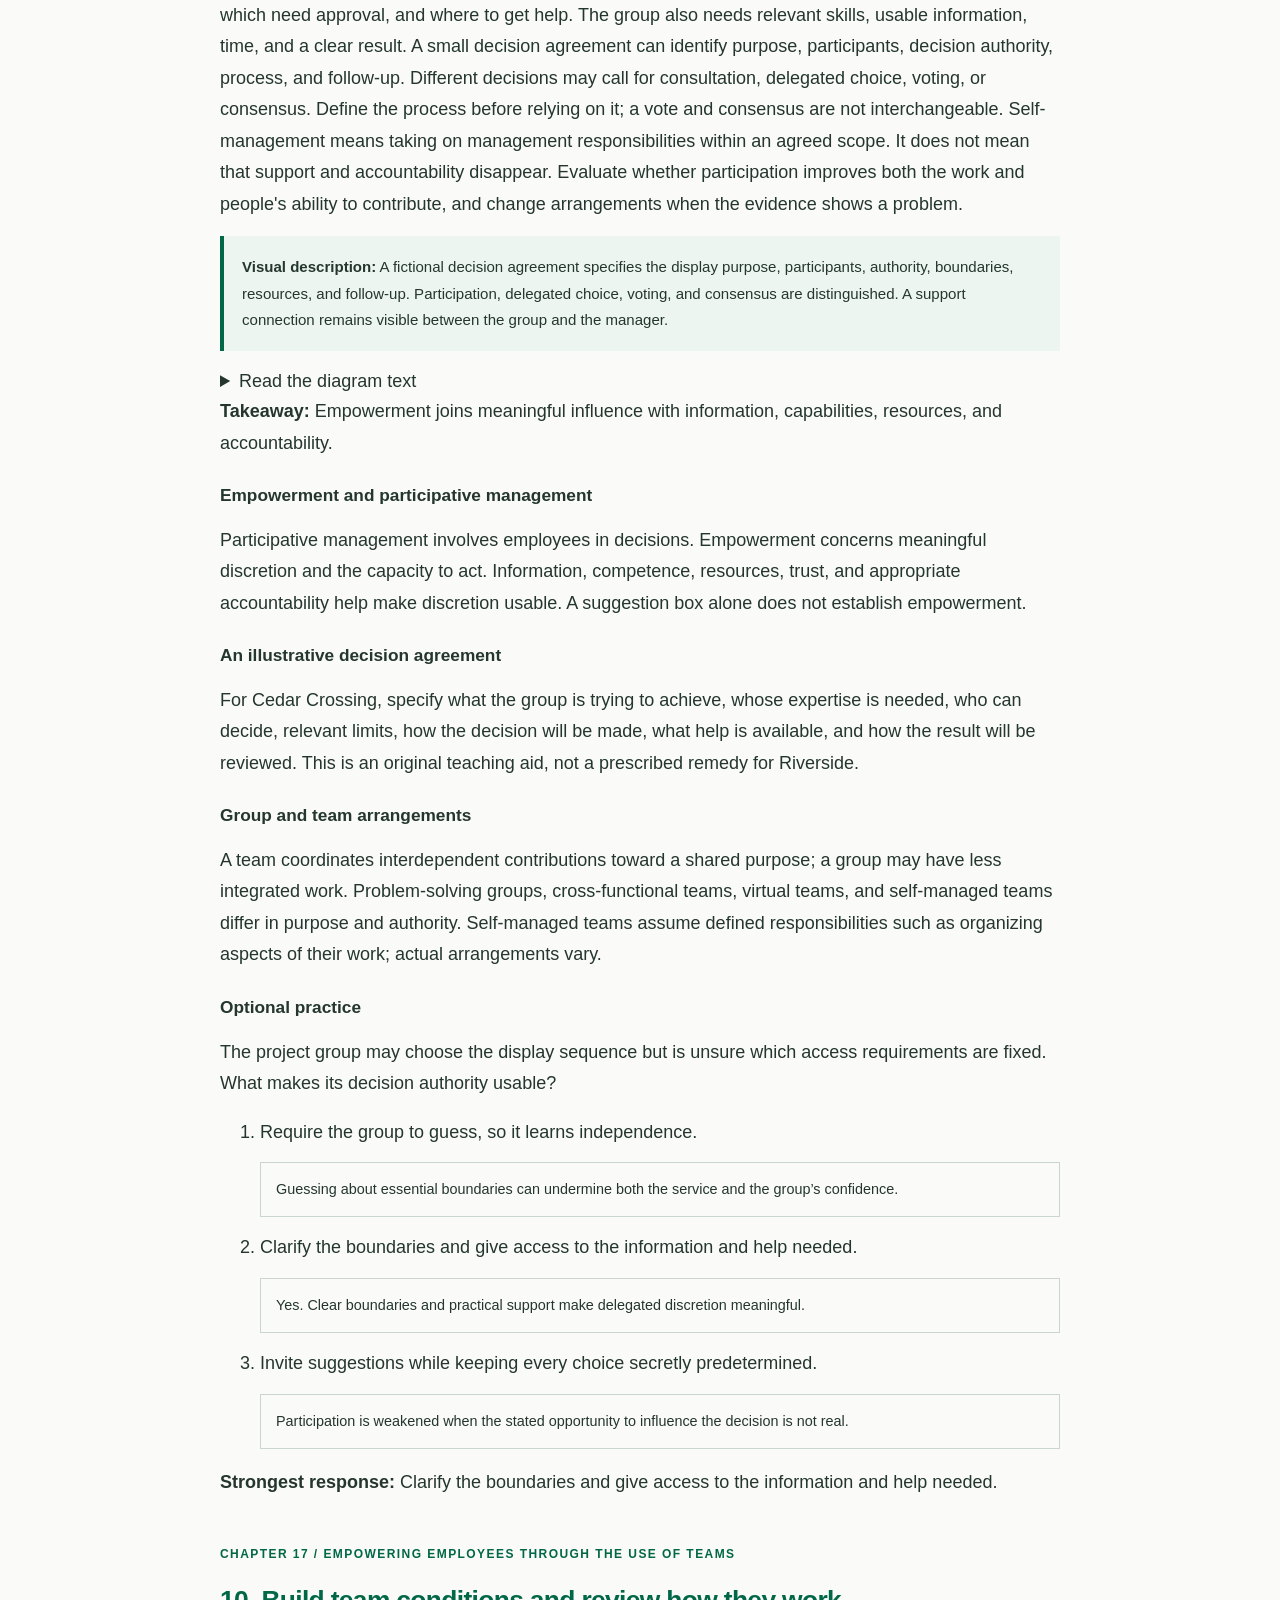
<file: transcript.html>
<!doctype html><html lang="en"><head><meta charset="utf-8"><meta name="viewport" content="width=device-width,initial-scale=1"><link rel="stylesheet" href="styles.css"><title>Complete transcript | INFO 4300 Section 5</title></head><body class="transcript-page"><a class="skip-link" href="#main">Skip to main content</a><header class="site-header"><div class="identity"><img src="unt-circle-logo.png" width="64" height="64" alt="University of North Texas"><div><strong>INFO 4300</strong><span>Section 5: Leading</span></div></div><nav class="header-nav" aria-label="Resources"><a href="index.html">Guided lesson</a><a href="transcript.html">Read the lesson</a><a href="sources.html">Sources</a></nav></header><main class="reading-page" id="main">
<h1>Section 5 complete transcript</h1><p>This optional, ungraded reading alternative includes all narration, visual descriptions and diagram text, Explore explanations, practice choices and feedback, and Library Shift decisions and explanations. Cedar Crossing and its community history display are fictional. Read Chapters 13–17 in your textbook and the full assigned case in Canvas. Follow current Canvas directions for assessed work.</p><p><a href="transcript.txt" download>Download the complete text transcript</a></p><p>Recorded AI narration: Kokoro Heart. Play one chapter at a time. Captions are available as VTT files and are displayed with the audio in the guided lesson.</p><nav aria-label="Transcript chapters"><ol>
<li><a href="#welcome">Help people contribute with purpose.</a></li>
<li><a href="#motivation">Ask what makes the work meaningful and workable.</a></li>
<li><a href="#expectancy">Check every link between effort and a valued outcome.</a></li>
<li><a href="#leadership">Match leadership to the work and situation.</a></li>
<li><a href="#shared">Share leadership while keeping responsibility clear.</a></li>
<li><a href="#ethics">Examine benefits, rights, and fairness together.</a></li>
<li><a href="#communication">A sent message is only part of communication.</a></li>
<li><a href="#conflict">Explore the concern behind the position.</a></li>
<li><a href="#empowerment">Give participation a clear scope and real support.</a></li>
<li><a href="#teams">Build team conditions and review how they work.</a></li>
<li><a href="#case">Build your argument from the case and the readings.</a></li>
<li><a href="#library-shift">Optional Library Shift game</a></li></ol></nav>
<section class="reading-section" id="welcome"><p class="eyebrow">SECTION 5 / LEADING</p><h2>1. Help people contribute with purpose.</h2><audio controls preload="none" aria-label="Narration for chapter 1" src="narration-welcome.mp3"></audio><p><a href="narration-welcome.vtt" download>Timed captions (VTT)</a></p><h3>Narration</h3><p>Welcome to Section Five: Leading. Human resources systems help people enter and develop in their roles. Leading concerns how people are guided, motivated, and supported in everyday work. At our fictional Cedar Crossing Library, a small project group is preparing a community history display with photographs, audio clips, and written captions. The staff bring different experience and different concerns. Producing a useful display will require more than assigning tasks. We will examine motivation, leadership, ethics, communication, and teamwork through this invented project. The recurring diagram asks us to understand people, guide the work, judge fairly, communicate, and empower with review. These are connected questions, not a fixed textbook formula. The assessed Self-Managed Team Experiment is a separate case. This optional lesson supports Chapters Thirteen through Seventeen. You can listen, read, revisit, or skip practice. Your last chapter is remembered on this browser; nothing is submitted to Canvas.</p><p class="visual-description"><strong>Visual description:</strong> An original illustration shows a small group preparing a fictional community history display with photographs, an audio station, and captions. A five-part teaching diagram connects understanding people, guiding work, ethical judgment, communication, and empowerment with review.</p><details><summary>Read the diagram text</summary><div class="visual"><div class="scene-block"><img src="cedar-display.svg" width="1120" height="760" alt="Colleagues prepare a display with photographs, captions, and an audio station."><div><span class="small-label">FICTIONAL PROJECT</span><h2>A community history display</h2><p>Collections knowledge, audio skills, clear writing, and visitor access all matter.</p><p><strong>Shared purpose:</strong> help visitors understand and explore local history.</p></div></div><p class="visual-note">Cedar Crossing is fictional. Proposed actions are teaching examples.</p></div></details><p><strong>Takeaway:</strong> Leading connects people’s motivation, judgment, communication, and collective work to a shared purpose.</p>
<h3>Read alongside your textbook</h3><p>Use your own print textbook, digital textbook, or PDF for Chapters 13–17. The supplied course instructions say the assigned textbook readings are not provided in Canvas. Follow exact chapter titles and section headings because page numbering differs across formats.</p>
<h3>A fictional learning setting</h3><p>Cedar Crossing, its display, people, and proposed actions are invented. The project is a temporary collaboration, not a pilot to replace a reference department’s management. It does not represent UNT or Riverside Public Library. No fictional result is presented as measured evidence.</p>
<h3>Your reading route</h3><p>Chapter 13 is Motivation in the Workplace; Chapter 14, Organizational Leadership; Chapter 15, Professional Ethics; Chapter 16, Organizational Communication; Chapter 17, Empowering Employees through the Use of Teams.</p>
</section>
<section class="reading-section" id="motivation"><p class="eyebrow">CHAPTER 13 / MOTIVATION IN THE WORKPLACE</p><h2>2. Ask what makes the work meaningful and workable.</h2><audio controls preload="none" aria-label="Narration for chapter 2" src="narration-motivation.mp3"></audio><p><a href="narration-motivation.vtt" download>Timed captions (VTT)</a></p><h3>Narration</h3><p>Motivation concerns what energizes, directs, and sustains effort. Content theories ask which needs or features of work matter. Maslow&#x27;s hierarchy draws attention to needs from basic security through belonging, esteem, and self-fulfillment. It is a model, not a reliable ladder for diagnosing each colleague. Herzberg distinguishes hygiene factors, such as working conditions and supervision, from motivators connected to achievement, recognition, responsibility, and the work itself. In that model, removing dissatisfaction does not automatically create satisfaction. That is not a reason to neglect pay or conditions. At Cedar Crossing, repairing an unreliable audio workstation removes a barrier. Giving an interested employee meaningful responsibility for shaping the listening experience offers a different kind of opportunity. Job enrichment adds meaningful scope and discretion, rather than simply more tasks. Ask what the person values and what resources the task requires. People can value stability, learning, relationships, or accomplishment differently, and their priorities can change. A theory helps frame questions; conversation and evidence help answer them.</p><p class="visual-description"><strong>Visual description:</strong> Two distinct panels show workable conditions and meaningful work. Repairing an audio station illustrates removal of a barrier; responsibility for shaping the listening experience illustrates enrichment. Neither is a guaranteed prediction about a particular worker.</p><details><summary>Read the diagram text</summary><div class="visual"><h2>Workable conditions + meaningful work</h2><p class="intro-line">Herzberg’s distinction is a lens for inquiry.</p><div class="lead-panels"><div class="signal " data-signal="repairing an unreliable"><h3>Remove a barrier</h3><p>Repair the unreliable audio station. Pay, supervision, and conditions also deserve attention.</p></div><div class="signal " data-signal="meaningful responsibility"><h3>Enrich the work</h3><p>Give an interested colleague meaningful responsibility for the listening experience.</p></div></div><div class="lead-rows"><div><strong>Ask the person</strong><span>What matters to you, and what makes the task workable?</span></div><div><strong>Check the evidence</strong><span>Neither action guarantees the same response from every worker.</span></div></div><p class="visual-note">Cedar Crossing is fictional. Proposed actions are teaching examples.</p></div></details><p><strong>Takeaway:</strong> Motivation theories offer lenses for inquiry. They do not reveal a person’s needs without evidence.</p>
<h3>Content theories in Chapter 13</h3><p>Maslow distinguishes physiological, safety, social, esteem, and self-actualization needs. McClelland examines learned needs for achievement, affiliation, and power. These frameworks help organize questions, not label a person permanently.</p>
<h3>Herzberg’s distinction</h3><p>Hygiene or maintenance factors concern the work context: pay, security, working conditions, supervision, policy, and relationships. Motivators concern job content: achievement, recognition, the work itself, responsibility, and advancement. The textbook notes inconclusive research. Treat the distinction as a lens, not proof that money never matters or that all employees respond identically.</p>
<h3>Job enrichment</h3><p>Job enrichment increases meaningful responsibility and opportunities to use capabilities. More repetitive tasks alone are job enlargement, not necessarily enrichment.</p>
</section>
<section class="reading-section" id="expectancy"><p class="eyebrow">CHAPTER 13 / MOTIVATION IN THE WORKPLACE</p><h2>3. Check every link between effort and a valued outcome.</h2><audio controls preload="none" aria-label="Narration for chapter 3" src="narration-expectancy.mp3"></audio><p><a href="narration-expectancy.vtt" download>Timed captions (VTT)</a></p><h3>Narration</h3><p>Process theories ask how people decide where to put effort. Vroom&#x27;s expectancy theory connects three perceptions. Expectancy asks whether effort can produce the needed performance. Instrumentality asks whether that performance will lead to an outcome. Valence asks how much the person values that outcome. The model multiplies these factors, so one missing link can undermine the whole connection. Imagine an employee who wants to learn audio editing but has neither working software nor practice time. Promising more recognition does not repair the effort-to-performance link. Clear instructions, equipment, and supported practice might help. Even with those in place, a promised opportunity must be credible and valued. Equity theory adds a different question: how does someone judge their contributions and outcomes compared with a relevant other? Perceived unfairness can matter even when a manager believes the arrangement is reasonable. Investigate the comparison and the circumstances. Neither formula nor comparison lets us calculate a colleague&#x27;s actual motivation from a distance.</p><p class="visual-description"><strong>Visual description:</strong> A labeled chain links effort to performance through expectancy, then performance to outcome through instrumentality; valence labels the value of the outcome. A missing-software example highlights the first link. Equity is shown separately as a perceived comparison of contributions and outcomes.</p><details><summary>Read the diagram text</summary><div class="visual"><h2>Three perceptions connect the effort</h2><ol class="lead-steps"><li><strong>Effort → performance</strong><span>Expectancy: Can I do the work with effort and support?</span></li><li><strong>Performance → outcome</strong><span>Instrumentality: Will performance lead to the promised outcome?</span></li><li><strong>Value of outcome</strong><span>Valence: Does that outcome matter to me?</span></li></ol><div class="signal lead-callout" data-signal="neither working software"><p><strong>Missing software or practice time?</strong> Strengthen the effort-to-performance link.</p></div><div class="lead-rows"><div><strong>Equity is a separate lens</strong><span>How do I compare my contributions and outcomes with a relevant other?</span></div></div><p class="visual-note">Cedar Crossing is fictional. Proposed actions are teaching examples.</p></div></details><p><strong>Takeaway:</strong> Ask whether effort can produce performance, performance can produce an outcome, and that outcome matters.</p>
<h3>Vroom’s model</h3><p>Motivational force = expectancy × instrumentality × valence in the textbook model. Figure 13.6 clarifies expectancy as effort leading to performance, instrumentality as performance leading to reward, and valence as the reward’s value. This is a conceptual model of perceptions, not a measured score assigned to the fictional employee.</p>
<h3>Equity</h3><p>Equity theory concerns perceived relationships between inputs and outcomes and comparisons with others. The relevant comparison is not simply whether everyone receives the same amount. Investigate workload, contribution, opportunities, outcomes, and the employee’s understanding before assuming either fairness or unfairness.</p>
<h3>Other process approaches</h3><p>Reinforcement examines how consequences shape behavior. Goal-setting emphasizes the direction supplied by clear goals and feedback, with attention to commitment and capability. Positive reinforcement adds a desirable consequence; negative reinforcement removes an aversive condition and is not the same as punishment. Consider whether a reward encourages the intended behavior or an unintended shortcut.</p>
<h3>Optional practice</h3><p>An employee wants to edit the display’s audio but lacks working software and practice time. What directly addresses the problem described?</p><ol>
<li><p>Promise a larger recognition award without changing resources.</p><p class="reading-answer">Recognition concerns an outcome. It does not by itself make the task achievable with the resources described.</p></li>
<li><p>Provide usable software, guided practice, and time to learn.</p><p class="reading-answer">Yes. This strengthens the effort-to-performance link, or expectancy. Check afterward whether the support works.</p></li>
<li><p>Assume the employee does not value the display.</p><p class="reading-answer">The scenario says the employee wants to learn. Investigate barriers rather than inventing a motive.</p></li>
</ol><p><strong>Strongest response:</strong> Provide usable software, guided practice, and time to learn.</p>
</section>
<section class="reading-section" id="leadership"><p class="eyebrow">CHAPTER 14 / ORGANIZATIONAL LEADERSHIP</p><h2>4. Match leadership to the work and situation.</h2><audio controls preload="none" aria-label="Narration for chapter 4" src="narration-leadership.mp3"></audio><p><a href="narration-leadership.vtt" download>Timed captions (VTT)</a></p><h3>Narration</h3><p>Leadership influences people toward a purpose. Formal authority can help, but a title alone does not create trust or good judgment. Contingency theories examine the fit among leader, people, task, and setting. Fiedler&#x27;s model treats leadership style as relatively fixed and examines leader-member relations, task structure, and position power. Its central question is how to match style and situation. House&#x27;s path-goal theory instead allows leaders to vary their behavior. Directive behavior clarifies the work. Supportive behavior attends to people&#x27;s needs. Participative behavior involves people in decisions. Achievement-oriented behavior sets challenging goals with confidence and support. For Cedar Crossing&#x27;s experienced collections specialist, detailed instructions for every familiar step may add little. A colleague new to audio editing may need a clear demonstration and an accessible way to ask questions. The choice depends on the task and person, not a stereotype about age or job title. Explain the purpose, notice what support is needed, and revise the approach as conditions change.</p><p class="visual-description"><strong>Visual description:</strong> A comparison separates Fiedler’s relatively fixed style and situational fit from path-goal theory’s adaptable behaviors. Four path-goal behaviors have plain-language definitions; fictional experienced and new-to-task colleagues illustrate different support needs.</p><details><summary>Read the diagram text</summary><div class="visual"><h2>Two different contingency models</h2><div class="lead-panels"><div class="signal " data-signal="Fiedler&#x27;s model"><h3>Fiedler</h3><p>Relatively fixed style. Examine leader-member relations, task structure, and position power. Match style and situation.</p></div><div class="signal " data-signal="House&#x27;s path-goal"><h3>Path-goal</h3><p>Adapt behavior to the people and work. Clarify the path and remove obstacles.</p></div></div><div class="lead-rows"><div><strong>Directive</strong><span>Clarify the work.</span></div><div><strong>Supportive</strong><span>Attend to people’s needs.</span></div><div><strong>Participative</strong><span>Involve people in decisions.</span></div><div><strong>Achievement-oriented</strong><span>Set challenging goals with confidence and support.</span></div></div><p class="visual-note">Experienced in this task: detailed instructions may add little. New to this task: a demonstration may help.</p><p class="visual-note">Cedar Crossing is fictional. Proposed actions are teaching examples.</p></div></details><p><strong>Takeaway:</strong> Contingency thinking asks what fits this situation. Fiedler and path-goal theory make different assumptions.</p>
<h3>Fiedler’s situational variables</h3><p>Leader-member relations concern trust and acceptance. Task structure concerns clarity and structure of the work. Position power concerns formal authority. The textbook presents task-oriented leadership as fitting the most and least favorable conditions and relationship-oriented leadership as fitting intermediate conditions. Do not turn this into a universal causal law or describe Fiedler as simply switching style at will.</p>
<h3>Path-goal theory</h3><p>Directive, supportive, participative, and achievement-oriented behaviors can vary with employee characteristics and the work environment. Clarifying a path can include explaining goals, removing obstacles, and connecting performance with appropriate outcomes. Participation is one possible behavior, not the automatic choice for every decision.</p>
<h3>Styles and evidence</h3><p>Autocratic, democratic, and laissez-faire labels describe broad patterns, not sufficient diagnoses. Trait approaches examine leader characteristics; behavioral approaches examine what leaders do. Evaluate the actual actions, context, and effects rather than assuming one label guarantees effectiveness.</p>
</section>
<section class="reading-section" id="shared"><p class="eyebrow">CHAPTER 14 / ORGANIZATIONAL LEADERSHIP</p><h2>5. Share leadership while keeping responsibility clear.</h2><audio controls preload="none" aria-label="Narration for chapter 5" src="narration-shared.mp3"></audio><p><a href="narration-shared.vtt" download>Timed captions (VTT)</a></p><h3>Narration</h3><p>A heroic image puts the leader at the center of every success. Shared or distributed leadership recognizes that influence and expertise can come from several people. At Cedar Crossing, a colleague with audio experience might guide a technical decision while another leads discussion of local sources. Sharing leadership still requires clear authority and support. Transactional leadership emphasizes exchanges and agreed performance; transformational leadership emphasizes shared purpose, development, and change. They are not simply bad and good alternatives. Collins&#x27;s Level Five leadership combines personal humility with professional will, directing ambition toward the organization rather than personal acclaim. Treat that research-based description as a lens, not a promise that one personality guarantees success. Also attend to harmful behavior. Repeated humiliation, intimidation, or suppression of concerns can damage trust and information sharing. Toxic leadership concerns patterns and effects; a disagreement alone does not establish it. Invite informed challenge, give credit accurately, and make it possible to raise concerns through appropriate channels.</p><p class="visual-description"><strong>Visual description:</strong> A network of colleagues shows expertise supporting a shared purpose, with a separate boundary for formal authority and accountability. Humility and professional will are paired; a trust panel contrasts constructive challenge with recurring intimidation.</p><details><summary>Read the diagram text</summary><div class="visual"><h2>Expertise can lead from several places</h2><div class="expertise-network"><div><strong>Collections knowledge</strong><span>Guide source interpretation</span></div><div class="shared-purpose"><strong>Shared purpose</strong><span>A useful community display</span></div><div><strong>Audio experience</strong><span>Guide technical choices</span></div></div><p class="authority-band">Formal authority, coordination, support, and accountability remain explicit.</p><div class="lead-panels"><div class="signal " data-signal="personal humility"><h3>Level Five</h3><p>Personal humility + professional will. Ambition serves the organization.</p></div><div class="signal " data-signal="Repeated humiliation"><h3>Protect trust</h3><p>Invite informed challenge. Address recurring intimidation and suppression of concerns.</p></div></div><p class="visual-note">Cedar Crossing is fictional. Proposed actions are teaching examples.</p></div></details><p><strong>Takeaway:</strong> Leadership can be distributed across people while accountability, support, and ethical limits remain explicit.</p>
<h3>Shared influence and formal responsibility</h3><p>Distributed leadership is not the disappearance of managers. Different people can lead particular contributions while the institution retains decision boundaries, accountability, and support. Clear coordination helps prevent overlapping or abandoned responsibilities.</p>
<h3>Transactional and transformational leadership</h3><p>Transactional approaches connect performance and exchanges. Transformational approaches develop commitment to purpose and change. These perspectives can overlap in practice; none eliminates the need to examine ethical conduct and results.</p>
<h3>Level Five and toxic behavior</h3><p>The textbook’s prose describes Collins’s Level Five leadership as personal humility plus professional will. It does not mean passivity or weak standards. Toxic leadership involves harmful patterns such as abuse of power or intimidation; discuss specific evidence and effects rather than diagnosing a personality or using the term for every unpopular decision.</p>
</section>
<section class="reading-section" id="ethics"><p class="eyebrow">CHAPTER 15 / PROFESSIONAL ETHICS</p><h2>6. Examine benefits, rights, and fairness together.</h2><audio controls preload="none" aria-label="Narration for chapter 6" src="narration-ethics.mp3"></audio><p><a href="narration-ethics.vtt" download>Timed captions (VTT)</a></p><h3>Narration</h3><p>An attractive outcome can still raise ethical questions. Suppose a donated photograph would enrich Cedar Crossing&#x27;s display, but its description reveals personal information about someone pictured. First establish the facts, the relevant permissions, and who could be affected. Utilitarian reasoning compares benefits and harms across possible actions. An individual-rights approach asks whose dignity, privacy, or other rights must be respected. Social justice asks whether the treatment and distribution of benefits and burdens are fair. These lenses can point in different directions. A popular exhibit does not settle every concern. Martha Smith&#x27;s model adds four loyalties: self, clients or patrons, the profession, and the employing institution. A manager may have to negotiate tensions among them. Professional codes, including the American Library Association&#x27;s Code of Ethics, offer principles rather than a ready answer for every situation. Consider alternatives, explain the reasoning, and seek appropriate guidance when needed. Ethical judgment and legal compliance are related, but they are not identical questions.</p><p class="visual-description"><strong>Visual description:</strong> Three ethical lenses surround a fictional display decision: benefits and harms, individual rights, and social justice. A separate four-loyalties diagram identifies self, clients or patrons, profession, and employing institution. The photo scenario remains an inquiry, not a legal conclusion.</p><details><summary>Read the diagram text</summary><div class="visual"><h2>Examine a decision through three lenses</h2><p class="intro-line">A donated photograph may enrich the display while revealing personal information.</p><div class="lead-panels"><div class="signal " data-signal="Utilitarian reasoning"><h3>Benefits and harms</h3><p>Compare likely consequences for affected people.</p></div><div class="signal " data-signal="individual-rights"><h3>Individual rights</h3><p>Examine dignity, privacy, and relevant rights.</p></div><div class="signal " data-signal="Social justice"><h3>Social justice</h3><p>Examine fairness and the distribution of benefits and burdens.</p></div></div><h3 class="space-above">Martha Smith’s four loyalties</h3><ul class="loyalties"><li>Self</li><li>Clients or patrons</li><li>Profession</li><li>Employing institution</li></ul><p class="visual-note">Establish facts and permissions. The hypothetical is not a legal conclusion.</p><p class="visual-note">Cedar Crossing is fictional. Proposed actions are teaching examples.</p></div></details><p><strong>Takeaway:</strong> Ethical judgment considers affected people, competing values, professional commitments, and defensible reasons.</p>
<h3>Normative ethical frameworks</h3><p>Utilitarianism evaluates likely benefits and harms of alternatives. Individual rights asks whether affected people’s rights and dignity are respected. Social justice examines fairness, relevant standards, and the distribution of benefits and burdens. Explain which considerations support a decision; do not merely attach a theory name to a preferred outcome.</p>
<h3>Martha Smith’s multiple loyalties</h3><p>The four categories in the assigned text are self, clients or patrons, profession, and employing institution. Loyalty to the profession concerns professional responsibilities and standards; it is broader than loyalty to a professional association. Conflicting loyalties require judgment rather than an automatic ranking that fits every case.</p>
<h3>Professional code and context</h3><p>The current ALA Code of Ethics addresses service, intellectual freedom, privacy, intellectual property, fair treatment of colleagues, conflicts of interest, professional duties, development, and dignity and justice. The code was amended in 2021, after this textbook edition. It provides broad principles and explicitly does not dictate conduct for every situation. See the source link below; no legal determination about the fictional photograph is supplied.</p>
<p><a href="https://www.ala.org/tools/ethics">ALA Code of Ethics</a></p>
<h3>Optional practice</h3><p>A colleague says a photo should be displayed because visitors will love it. What would strengthen the ethical analysis?</p><ol>
<li><p>Treat popularity as the only relevant evidence.</p><p class="reading-answer">Audience benefit matters in a consequences analysis, but it does not settle competing values or missing facts.</p></li>
<li><p>Assume donation resolves every question about use.</p><p class="reading-answer">Donation alone does not establish every relevant fact or ethical obligation in this hypothetical.</p></li>
<li><p>Examine affected people, relevant permissions, rights, harms, and fairness.</p><p class="reading-answer">Yes. This brings several ethical lenses and missing facts into the decision instead of assuming one desirable outcome settles it.</p></li>
</ol><p><strong>Strongest response:</strong> Examine affected people, relevant permissions, rights, harms, and fairness.</p>
</section>
<section class="reading-section" id="communication"><p class="eyebrow">CHAPTER 16 / ORGANIZATIONAL COMMUNICATION</p><h2>7. A sent message is only part of communication.</h2><audio controls preload="none" aria-label="Narration for chapter 7" src="narration-communication.mp3"></audio><p><a href="narration-communication.vtt" download>Timed captions (VTT)</a></p><h3>Narration</h3><p>Communication involves creating and interpreting meaning. A sender encodes a message, uses a channel, and a receiver decodes it. Feedback helps test what was understood. Noise is anything that hinders the process, not only sound. Jargon, assumptions, interruptions, or an inaccessible format can interfere. At Cedar Crossing, the instruction make the captions accessible sounds clear until colleagues discover they mean different things by accessible. A shared example and a check-back can reveal the difference. Downward communication moves from supervisors to staff; upward communication carries information and concerns toward supervisors. Horizontal communication connects colleagues at the same organizational level. Informal networks also carry useful information, but important decisions still need reliable confirmation. Choose a channel suited to the task. A written specification may support reference later; a conversation may help resolve ambiguity. Listen, ask for clarification, and confirm the agreed meaning. Sending another copy of the same unclear message may simply repeat the original problem.</p><p class="visual-description"><strong>Visual description:</strong> A communication loop shows sender, encoding, message and channel, decoding, receiver, and feedback, with noise affecting the process. Separate labeled arrows identify downward, upward, and horizontal flows. An ambiguous caption instruction illustrates the need for shared examples.</p><details><summary>Read the diagram text</summary><div class="visual"><h2>Close the communication loop</h2><ol class="lead-steps"><li><strong>Sender</strong><span>Encode the intended meaning.</span></li><li><strong>Message + channel</strong><span>Use a form people can access and interpret.</span></li><li><strong>Receiver</strong><span>Decode and interpret the message.</span></li></ol><p class="feedback-arrow">← Feedback returns to the sender: check what was understood.</p><p class="noise-band"><strong>Noise can affect any part:</strong> jargon, assumptions, interruptions, inaccessible formats.</p><div class="lead-rows"><div><strong>Downward ↓</strong><span>Supervisor to staff</span></div><div><strong>Upward ↑</strong><span>Staff to supervisor</span></div><div><strong>Horizontal ↔</strong><span>Colleagues at the same level</span></div></div><div class="signal lead-callout" data-signal="shared example"><p><strong>“Make captions accessible.”</strong> Compare an example and ask for a check-back.</p></div><p class="visual-note">Cedar Crossing is fictional. Proposed actions are teaching examples.</p></div></details><p><strong>Takeaway:</strong> Check shared understanding through feedback. Match the channel to the message and the people receiving it.</p>
<h3>Flow directions</h3><p>Downward: supervisor to staff, including direction and information. Upward: staff to supervisor, including feedback, concerns, and suggestions. Horizontal: exchange among colleagues at the same level. The assigned text also groups some lateral or diagonal exchanges under horizontal communication; actual diagonal exchanges may cross both unit and hierarchical boundaries. Focus on the relationship described rather than an arrow’s visual angle.</p>
<h3>Barriers and active listening</h3><p>People may filter information, interpret words differently, miss nonverbal cues, or face overload, status barriers, and inaccessible channels. Active listening involves attention, clarification, and checking interpretation. Agreement is not required to understand someone’s message accurately.</p>
<h3>Formal and informal channels</h3><p>Formal channels follow recognized arrangements; informal communication arises through relationships. Informal information may be timely but still needs verification. An official channel can also carry ambiguity or error. Preserve an accessible shared record of important decisions without assuming that one email guarantees understanding.</p>
<h3>Optional practice</h3><p>Two colleagues interpret “accessible captions” differently. What best checks their shared understanding?</p><ol>
<li><p>Compare a concrete example and ask each person to explain the agreed requirements.</p><p class="reading-answer">Yes. An example and check-back reveal how the message was decoded and create useful feedback.</p></li>
<li><p>Send the same sentence again with an urgent subject line.</p><p class="reading-answer">Urgency does not explain the ambiguous term. Repetition alone leaves the meaning unresolved.</p></li>
<li><p>Assume silence means everyone agrees.</p><p class="reading-answer">Silence may reflect uncertainty, workload, or reluctance to question. It does not establish shared understanding.</p></li>
</ol><p><strong>Strongest response:</strong> Compare a concrete example and ask each person to explain the agreed requirements.</p>
</section>
<section class="reading-section" id="conflict"><p class="eyebrow">CHAPTER 16 / ORGANIZATIONAL COMMUNICATION</p><h2>8. Explore the concern behind the position.</h2><audio controls preload="none" aria-label="Narration for chapter 8" src="narration-conflict.mp3"></audio><p><a href="narration-conflict.vtt" download>Timed captions (VTT)</a></p><h3>Narration</h3><p>Disagreement can reveal information a group needs. It can also become damaging when people attack one another or stop listening. Cedar Crossing colleagues disagree about long historical captions versus a simpler display. One wants to preserve context; the other wants visitors to understand the main point quickly. Those underlying concerns create more room for problem-solving than the demand that one person win. The chapter describes competing, accommodating, avoiding, compromising, and collaborating responses. Their usefulness depends on the issue and conditions. Collaboration explores a solution that addresses important interests, but it takes time and is not a universal response to every urgent situation. A compromise shares concessions; it may be workable without fully satisfying either concern. Listen to the evidence, clarify the decision, and agree how to move forward. Test a small display sample if that would inform the choice. The proposal is hypothetical: we still need evidence about what visitors can understand and use.</p><p class="visual-description"><strong>Visual description:</strong> Two positions about caption length are connected to underlying concerns: historical context and immediate usability. Five conflict responses are compared by assertiveness and cooperation in an accessible text description; a proposed small test is labeled hypothetical.</p><details><summary>Read the diagram text</summary><div class="visual"><h2>Move from positions to underlying concerns</h2><div class="lead-panels"><div class="signal " data-signal="preserve context"><h3>“Keep more historical detail.”</h3><p>Concern: preserve context.</p></div><div class="signal " data-signal="understand the main point"><h3>“Make the captions shorter.”</h3><p>Concern: help visitors understand quickly.</p></div></div><div class="lead-rows"><div><strong>Competing</strong><span>High assertiveness; low cooperation.</span></div><div><strong>Accommodating</strong><span>Low assertiveness; high cooperation.</span></div><div><strong>Avoiding</strong><span>Low assertiveness and cooperation.</span></div><div><strong>Compromising</strong><span>Intermediate assertiveness and cooperation; exchange concessions.</span></div><div><strong>Collaborating</strong><span>High assertiveness and cooperation; explore important interests.</span></div></div><p class="lead-callout"><strong>Hypothetical next step:</strong> test a small display sample if it would inform the choice. No visitor result is assumed.</p><p class="visual-note">Cedar Crossing is fictional. Proposed actions are teaching examples.</p></div></details><p><strong>Takeaway:</strong> Use the issue, stakes, time, and relationship to choose a response to conflict.</p>
<h3>Five conflict responses</h3><p>Competing emphasizes one’s own position; accommodating yields to another; avoiding postpones or withdraws; compromising exchanges concessions; collaborating explores an approach that addresses important interests. These are responses to situations, not permanent personality labels.</p>
<h3>Choose for the conditions</h3><p>Consider the significance of the issue, time available, authority, safety, relationships, and the information needed. A temporary pause may allow better preparation; avoiding an important unresolved problem indefinitely may worsen it. Collaboration requires a workable process and willingness to engage.</p>
<h3>Conflict and professionalism</h3><p>Keep discussion focused on evidence and effects. Make room for relevant disagreement without treating disrespect or intimidation as necessary debate. Do not ask students to disclose personal workplace conflicts to complete this lesson.</p>
</section>
<section class="reading-section" id="empowerment"><p class="eyebrow">CHAPTER 17 / EMPOWERING EMPLOYEES THROUGH THE USE OF TEAMS</p><h2>9. Give participation a clear scope and real support.</h2><audio controls preload="none" aria-label="Narration for chapter 9" src="narration-empowerment.mp3"></audio><p><a href="narration-empowerment.vtt" download>Timed captions (VTT)</a></p><h3>Narration</h3><p>Empowerment expands people&#x27;s ability to influence and carry out their work. Participation invites input into decisions. Neither works well when the invitation hides fixed decisions or leaves people without information and resources. Cedar Crossing&#x27;s project group can propose the display sequence within agreed space and access requirements. The manager explains which choices the group may make, which need approval, and where to get help. The group also needs relevant skills, usable information, time, and a clear result. A small decision agreement can identify purpose, participants, decision authority, process, and follow-up. Different decisions may call for consultation, delegated choice, voting, or consensus. Define the process before relying on it; a vote and consensus are not interchangeable. Self-management means taking on management responsibilities within an agreed scope. It does not mean that support and accountability disappear. Evaluate whether participation improves both the work and people&#x27;s ability to contribute, and change arrangements when the evidence shows a problem.</p><p class="visual-description"><strong>Visual description:</strong> A fictional decision agreement specifies the display purpose, participants, authority, boundaries, resources, and follow-up. Participation, delegated choice, voting, and consensus are distinguished. A support connection remains visible between the group and the manager.</p><details><summary>Read the diagram text</summary><div class="visual"><div class="plan-sheet"><span class="small-label">ILLUSTRATIVE DECISION AGREEMENT</span><h2>Make the group’s discretion usable</h2><dl><dt>Purpose</dt><dd>A useful community history display.</dd><dt>Participants</dt><dd>Relevant collections, audio, writing, and access expertise.</dd><dt>Authority</dt><dd>Clarify which sequence choices the group can make and which need approval.</dd><dt>Boundaries</dt><dd>Agreed space and access requirements.</dd><dt>Resources</dt><dd>Information, time, skills, equipment, and help.</dd><dt>Follow-up</dt><dd>Review how the arrangement affects work and participation.</dd></dl></div><p class="authority-band">Group ↔ manager: support and accountability continue.</p><div class="lead-rows"><div><strong>Participation</strong><span>Input into a decision.</span></div><div><strong>Delegated choice</strong><span>Decision authority within an agreed scope.</span></div><div><strong>Voting</strong><span>A defined tally determines the choice.</span></div><div><strong>Consensus</strong><span>An agreed process seeks a decision members can support; not simply a vote.</span></div></div><p class="visual-note">Cedar Crossing is fictional. Proposed actions are teaching examples.</p></div></details><p><strong>Takeaway:</strong> Empowerment joins meaningful influence with information, capabilities, resources, and accountability.</p>
<h3>Empowerment and participative management</h3><p>Participative management involves employees in decisions. Empowerment concerns meaningful discretion and the capacity to act. Information, competence, resources, trust, and appropriate accountability help make discretion usable. A suggestion box alone does not establish empowerment.</p>
<h3>An illustrative decision agreement</h3><p>For Cedar Crossing, specify what the group is trying to achieve, whose expertise is needed, who can decide, relevant limits, how the decision will be made, what help is available, and how the result will be reviewed. This is an original teaching aid, not a prescribed remedy for Riverside.</p>
<h3>Group and team arrangements</h3><p>A team coordinates interdependent contributions toward a shared purpose; a group may have less integrated work. Problem-solving groups, cross-functional teams, virtual teams, and self-managed teams differ in purpose and authority. Self-managed teams assume defined responsibilities such as organizing aspects of their work; actual arrangements vary.</p>
<h3>Optional practice</h3><p>The project group may choose the display sequence but is unsure which access requirements are fixed. What makes its decision authority usable?</p><ol>
<li><p>Require the group to guess, so it learns independence.</p><p class="reading-answer">Guessing about essential boundaries can undermine both the service and the group’s confidence.</p></li>
<li><p>Clarify the boundaries and give access to the information and help needed.</p><p class="reading-answer">Yes. Clear boundaries and practical support make delegated discretion meaningful.</p></li>
<li><p>Invite suggestions while keeping every choice secretly predetermined.</p><p class="reading-answer">Participation is weakened when the stated opportunity to influence the decision is not real.</p></li>
</ol><p><strong>Strongest response:</strong> Clarify the boundaries and give access to the information and help needed.</p>
</section>
<section class="reading-section" id="teams"><p class="eyebrow">CHAPTER 17 / EMPOWERING EMPLOYEES THROUGH THE USE OF TEAMS</p><h2>10. Build team conditions and review how they work.</h2><audio controls preload="none" aria-label="Narration for chapter 10" src="narration-teams.mp3"></audio><p><a href="narration-teams.vtt" download>Timed captions (VTT)</a></p><h3>Narration</h3><p>Effective teams need relevant skills, mutual trust, appropriate size, good communication, appropriate leadership, clear goals, and loyalty to the shared work. Loyalty does not require silence about a weak idea. Tuckman&#x27;s model describes forming, storming, norming, performing, and adjourning. Forming establishes purpose and relationships. Storming involves challenges over direction and control. Norming develops shared expectations. Performing focuses energy on the task. Adjourning concerns closure when a temporary team&#x27;s work ends. These stages offer a way to interpret patterns; they do not give every team a fixed timetable or guarantee that problems resolve without action. Watch for social loafing, when individuals reduce effort in a group, and groupthink, when pressure for agreement crowds out critical evaluation. At Cedar Crossing, the temporary display group needs clear contributions and room for informed disagreement. Contingency management brings the lesson together: examine the task, people, and setting, choose an approach, and review its effects on staff and service.</p><p class="visual-description"><strong>Visual description:</strong> A five-stage ribbon labels forming, storming, norming, performing, and adjourning, with plain descriptions and a note that the model is not a fixed timetable. Seven conditions for effective teamwork surround a review loop. Social loafing and groupthink are clearly distinguished.</p><details><summary>Read the diagram text</summary><div class="visual"><h2>Interpret development without a fixed timetable</h2><ol class="lead-steps"><li><strong>Forming</strong><span>Purpose and relationships</span></li><li><strong>Storming</strong><span>Direction and control</span></li><li><strong>Norming</strong><span>Shared expectations</span></li><li><strong>Performing</strong><span>Energy focused on the task</span></li><li><strong>Adjourning</strong><span>Closure and handoffs</span></li></ol><h3 class="space-above">Seven conditions to review</h3><ul class="conditions"><li>Relevant skills</li><li>Mutual trust</li><li>Appropriate size</li><li>Good communication</li><li>Appropriate leadership</li><li>Clear goals</li><li>Loyalty to shared work</li></ul><p class="feedback-arrow">Examine conditions → choose an approach → review effects → examine again.</p><div class="lead-panels"><div class="signal " data-signal="social loafing"><h3>Social loafing</h3><p>Reduced individual effort in group work.</p></div><div class="signal " data-signal="groupthink"><h3>Groupthink</h3><p>Pressure for agreement crowds out critical evaluation.</p></div></div><p class="visual-note">Cedar Crossing is fictional. Proposed actions are teaching examples.</p></div></details><p><strong>Takeaway:</strong> Team development is a useful lens, not a timetable or a reason to ignore service problems.</p>
<h3>The five-stage model</h3><p>Forming concerns purpose, structure, and relationships. Storming involves questions about direction and control. Norming develops shared expectations and identity. Performing focuses collective energy on accomplishing the work. Adjourning concerns closure for a time-limited team. Name a stage only when evidence supports the interpretation; different patterns may coexist. The textbook cites Tuckman and Jensen’s 1977 extension for the five-stage model.</p>
<h3>Seven characteristics in the chapter prose</h3><p>Relevant skills; mutual trust; appropriate size; good communication; appropriate leadership; clear goals; loyalty. The chapter’s figure omits leadership, but its prose includes it. No single team size guarantees success. Leadership may come from team members, with managers coaching or facilitating as appropriate.</p>
<h3>Group dynamics and contingency</h3><p>Social loafing concerns reduced individual effort in group work; groupthink concerns conformity displacing critical evaluation. Risky shift describes a tendency discussed in the text for some groups to choose more risk than individuals would, not a universal law for all teams. General contingency management integrates the situation across management functions; it is broader than Fiedler’s specific leadership model.</p>
</section>
<section class="reading-section" id="case"><p class="eyebrow">CASE / THE SELF-MANAGED TEAM EXPERIMENT</p><h2>11. Build your argument from the case and the readings.</h2><audio controls preload="none" aria-label="Narration for chapter 11" src="narration-case.mp3"></audio><p><a href="narration-case.vtt" download>Timed captions (VTT)</a></p><h3>Narration</h3><p>Now read The Self-Managed Team Experiment at Riverside Public Library. Director Maria Santos introduces a team approach in the reference department. The case includes perspectives from Susan Palmer, James Chen, Rachel Martinez, Kevin, and Tom Bradley, along with reported effects on service. Begin by separating described events, participants&#x27; interpretations, and information the narrative does not provide. Do not assume that a character&#x27;s explanation settles a motive or that a stage label settles the response. Use relevant ideas from motivation, leadership, ethics, communication, and teams to explain the evidence. Compare possible actions, consider tradeoffs, and justify your own recommendation with concrete implementation steps. Check whether your argument addresses both staff experience and service needs. Your discussion requires your own thinking and writing, an initial post, and two substantive peer responses. Read the current Canvas directions for the word counts, rubric, and deadline. The lesson and Library Shift offer practice, not a model discussion answer or a diagnosis of the team.</p><p class="visual-description"><strong>Visual description:</strong> An analysis sequence separates events, interpretations, and unknowns, then connects evidence to relevant concepts, options, tradeoffs, and the student’s justified recommendation. A final checklist covers the student’s own writing, implementation, APA citations, and peer engagement.</p><details><summary>Read the diagram text</summary><div class="visual"><h2>Keep evidence and interpretation distinct</h2><div class="lead-panels"><div class="signal " data-signal="described events"><h3>Events</h3><p>What does the narrative describe?</p></div><div class="signal " data-signal="participants&#x27; interpretations"><h3>Interpretations</h3><p>What do people say an event means?</p></div><div class="signal " data-signal="does not provide"><h3>Unknowns</h3><p>What information remains unavailable?</p></div></div><ol class="lead-steps"><li><strong>Explain</strong><span>Link relevant concepts to specific evidence.</span></li><li><strong>Compare</strong><span>Consider alternatives and tradeoffs.</span></li><li><strong>Justify</strong><span>Develop your own recommendation and implementation steps.</span></li></ol><div class="lead-rows"><div><strong>Initial post</strong><span>400–700 words; own thinking and writing.</span></div><div><strong>Peer engagement</strong><span>At least two substantive replies, 75–100 words each.</span></div><div><strong>Final checks</strong><span>APA 7 citations, implementation, current Canvas rubric and deadline.</span></div></div><p class="visual-note">No team-stage diagnosis or model case answer is supplied here.</p><p class="visual-note">Cedar Crossing is fictional. Proposed actions are teaching examples.</p></div></details><p><strong>Takeaway:</strong> Link each interpretation to case evidence and course concepts, then justify a feasible recommendation.</p>
<h3>Case boundaries</h3><p>The case is set at Riverside Public Library, not Riverside Community College. Maria Santos is director; Susan Palmer remains head of reference. The department includes eight professional librarians and four paraprofessionals. The narrative supplies differing accounts and an observed meeting but no final intervention or result. Do not invent Kevin’s surname, an HR process, a budget amount, complete authority agreements, or a precise event calendar.</p>
<h3>Discussion requirements from the supplied directions</h3><p>Write a 400–700-word initial post in Canvas. Address problem identification, leadership and team dynamics across Chapters 13–17, your recommendation, theory application, and implementation/change strategy. Write at least two substantive peer responses of 75–100 words each. Use professional writing and APA 7 citations. Post your own initial response before reading classmates’ posts. Check the current Canvas rubric and deadline.</p>
<h3>Use the text precisely</h3><p>Explain how a concept accounts for specific evidence and acknowledge its limits. When citing, use chapter titles and verified page numbers from your own edition rather than copying this export’s PDF counter as an original book page. Your case analysis and discussion should reflect your own thinking and writing.</p>
<h3>Final review checklist</h3><p>Have I separated evidence from interpretation? Have I explained relevant concepts rather than only naming them? Have I considered alternative explanations and tradeoffs? Are the proposed steps feasible under stated assumptions? Have I addressed implementation and how results would be reviewed? Have I checked APA citations, word counts, and the two peer responses against Canvas?</p>
<p><a href="https://info4300.github.io/INFO4300_Section5/">Existing Section 5 course guide</a></p>
</section>
<section id="library-shift"><h2>Library Shift: complete game alternative</h2>
<p>Library Shift is optional and ungraded. It contains one practice decision and eight scored decisions, each with three responses and explanatory feedback. Untimed decisions are selected by default. Timed challenge mode allows 40 seconds for practice and 30 seconds for each scored decision. It does not speed up. Every answer pauses for feedback, and Continue starts the next decision. Pause stops the clock; Resume continues. Leaving the game or hiding the page pauses an active turn. Restart resets the current shift. Skip game opens course next steps. Use the response buttons or the 1, 2, and 3 keys while focus is inside the play area; shortcuts can be switched off. Sound starts off and has its own toggle. Reduced-motion settings are available. No essential information depends on sound or motion.</p><p>Start with three lives. Practice affects neither points nor lives. A correct scored response earns 100 points plus a streak bonus of 20 points for each additional consecutive correct response, capped at 100 bonus points. Bonus decisions 3 and 6 double those points and add one life, up to five. An incorrect response or expired timer uses one life and resets the streak. With no lives left, the shift ends; all feedback remains available here. A fully correct shift earns 1,640 points. Separate timed and untimed best scores are stored only in this browser; if storage is blocked, they last only for this visit. Scores never go to Canvas or a shared leaderboard.</p>
<h3>Practice decision</h3><p>A colleague asks what the display should help visitors understand. What is the useful first move?</p><ol>
<li><p>Explain the shared purpose.</p><p class="reading-answer">Yes. A clear purpose helps people connect their contributions.</p></li>
<li><p>List every possible task.</p><p class="reading-answer">Tasks matter, but this question asks why the work is being done.</p></li>
<li><p>Ask them to guess.</p><p class="reading-answer">A shared purpose needs explanation, not guesswork.</p></li>
</ol><p><strong>Strongest response:</strong> Explain the shared purpose.</p>
<h3>Decision 1</h3><p>The audio tool fails repeatedly. Staff are frustrated. What addresses the barrier described?</p><ol>
<li><p>Offer praise alone.</p><p class="reading-answer">Recognition does not repair an unusable tool.</p></li>
<li><p>Repair the tool and check usability.</p><p class="reading-answer">Yes. Workable conditions provide a foundation; meaningful work and recognition remain distinct concerns.</p></li>
<li><p>Add more editing tasks.</p><p class="reading-answer">More tasks would add load without addressing the equipment problem.</p></li>
</ol><p><strong>Strongest response:</strong> Repair the tool and check usability.</p>
<h3>Decision 2</h3><p>An experienced colleague knows the task, but a new colleague needs guidance. What fits path-goal thinking?</p><ol>
<li><p>Give both no guidance.</p><p class="reading-answer">New-to-task staff may need clarification and support.</p></li>
<li><p>Use identical instructions forever.</p><p class="reading-answer">Identical instructions may not address different needs.</p></li>
<li><p>Adapt support to the task and person.</p><p class="reading-answer">Yes. Path-goal theory allows different behaviors as needs and conditions change.</p></li>
</ol><p><strong>Strongest response:</strong> Adapt support to the task and person.</p>
<h3>Decision 3 · bonus round</h3><p>An exhibit choice benefits visitors but may expose personal information. What should the group examine?</p><ol>
<li><p>Benefits, rights, and fairness.</p><p class="reading-answer">Yes. Consider competing values, missing facts, and affected people.</p></li>
<li><p>Popularity alone.</p><p class="reading-answer">Popularity is one possible benefit, not a complete ethical analysis.</p></li>
<li><p>Only the manager’s preference.</p><p class="reading-answer">A personal preference does not substitute for ethical reasoning.</p></li>
</ol><p><strong>Strongest response:</strong> Benefits, rights, and fairness.</p>
<h3>Decision 4</h3><p>Two colleagues interpret the same instruction differently. What helps identify the misunderstanding?</p><ol>
<li><p>Send it again unchanged.</p><p class="reading-answer">Repeating ambiguity may repeat the problem.</p></li>
<li><p>Treat silence as agreement.</p><p class="reading-answer">Silence does not establish shared understanding.</p></li>
<li><p>Ask for a check-back with an example.</p><p class="reading-answer">Yes. Feedback reveals how the message was interpreted.</p></li>
</ol><p><strong>Strongest response:</strong> Ask for a check-back with an example.</p>
<h3>Decision 5</h3><p>A group avoids examining a weak idea because nobody wants disagreement. What should a facilitator encourage?</p><ol>
<li><p>Immediate agreement.</p><p class="reading-answer">Quick agreement can conceal important information.</p></li>
<li><p>Respectful critical evaluation.</p><p class="reading-answer">Yes. Critical evaluation helps counter groupthink while preserving respect.</p></li>
<li><p>Silence from uncertain members.</p><p class="reading-answer">Silencing uncertainty can strengthen pressure to conform.</p></li>
</ol><p><strong>Strongest response:</strong> Respectful critical evaluation.</p>
<h3>Decision 6 · bonus round</h3><p>The group has a decision to make but no access to necessary information. What supports empowerment?</p><ol>
<li><p>Provide information and clarify authority.</p><p class="reading-answer">Yes. Meaningful discretion needs information, boundaries, and practical support.</p></li>
<li><p>Announce that support is over.</p><p class="reading-answer">Withdrawing help does not make a group capable of deciding.</p></li>
<li><p>Keep the decision rules hidden.</p><p class="reading-answer">Hidden rules weaken meaningful influence.</p></li>
</ol><p><strong>Strongest response:</strong> Provide information and clarify authority.</p>
<h3>Decision 7</h3><p>A temporary project ends. What makes its closure useful?</p><ol>
<li><p>Skip discussion of the work.</p><p class="reading-answer">Closure can preserve learning and clarify responsibilities.</p></li>
<li><p>Review learning and arrange handoffs.</p><p class="reading-answer">Yes. Adjourning includes attention to closure; a review and handoff can support future work.</p></li>
<li><p>Assume everyone knows what happens next.</p><p class="reading-answer">Unstated assumptions can leave work and learning unresolved.</p></li>
</ol><p><strong>Strongest response:</strong> Review learning and arrange handoffs.</p>
<h3>Decision 8</h3><p>A manager labels a group “storming.” What must still happen?</p><ol>
<li><p>Wait without reviewing service.</p><p class="reading-answer">A stage label does not justify neglecting service problems.</p></li>
<li><p>Treat the label as a full diagnosis.</p><p class="reading-answer">A label organizes interpretation but does not settle causes or responses.</p></li>
<li><p>Check evidence and needed support.</p><p class="reading-answer">Yes. Examine the actual conditions, effects, and support needed.</p></li>
</ol><p><strong>Strongest response:</strong> Check evidence and needed support.</p>
</section><p><a href="sources.html">Sources, acknowledgments, and accessibility</a></p></main><footer><span>INFO 4300 · University of North Texas</span><a href="index.html">Return to the guided lesson</a></footer><script>document.addEventListener("play",e=>{if(e.target.tagName==="AUDIO")document.querySelectorAll("audio").forEach(a=>{if(a!==e.target)a.pause()})},true);document.addEventListener("visibilitychange",()=>{if(document.hidden)document.querySelectorAll("audio").forEach(a=>a.pause())});</script></body></html>
</file>
<file: styles.css>
:root{--green:#00853e;--dark:#006747;--ink:#183d30;--text:#24362d;--gray:#53565a;--pale:#b9dcd2;--wash:#edf5f1;--paper:#fafbf8;--line:#c8d6ce;--gold:#f6db82;--radius:16px;font-family:Arial,Helvetica,sans-serif;color:var(--text);background:var(--paper);font-synthesis:none;scroll-behavior:smooth}
*{box-sizing:border-box}body{margin:0;font-size:1.125rem;line-height:1.6}button,input,select{font:inherit}button,select,summary,input{accent-color:var(--dark)}button,summary{cursor:pointer}button,a,select,input,summary{-webkit-tap-highlight-color:transparent}button{line-height:1.3}button:disabled{cursor:default;opacity:.58}a{color:var(--dark);text-underline-offset:4px;text-decoration-thickness:1px}button:focus-visible,a:focus-visible,summary:focus-visible,select:focus-visible,input:focus-visible,[tabindex]:focus-visible{outline:3px solid #173cba;outline-offset:4px}h1:focus{outline:none}h1,h2,h3,p,figure{margin-top:0}h1{color:var(--ink);font-size:clamp(2.2rem,4vw,3.5rem);line-height:1.1;letter-spacing:-.045em}h2{font-size:1.65rem;line-height:1.2;letter-spacing:-.025em}h3{font-size:1.08rem;line-height:1.35}p{margin-bottom:1rem}button{border:0;background:transparent;color:inherit}img{display:block;max-width:100%;height:auto}[hidden]{display:none!important}.small{font-size:.87rem;line-height:1.5;color:var(--gray)}.eyebrow,.small-label{font-size:.75rem;line-height:1.45;font-weight:700;letter-spacing:.12em}.eyebrow{color:var(--dark);margin-bottom:20px}.small-label{color:var(--gray)}.skip-link{position:absolute;left:16px;top:-100px;z-index:30;padding:12px;background:white}.skip-link:focus{top:12px}.site-header{max-width:1440px;margin:auto;display:flex;justify-content:space-between;align-items:center;padding:20px 48px;border-bottom:1px solid var(--line);gap:20px;min-height:112px}.identity{display:flex;align-items:center;gap:24px}.identity img{width:72px;height:auto;flex-shrink:0}.identity strong{display:block;font-size:1rem;letter-spacing:.06em;color:var(--ink)}.identity span{font-size:.8rem;color:var(--gray)}.header-nav{display:flex;gap:24px;align-items:center;font-size:.85rem}.header-nav>a{padding:10px 0}.settings{position:relative}.settings summary{padding:12px;white-space:nowrap}.settings>div{position:absolute;z-index:20;background:white;right:0;width:300px;padding:20px;border:1px solid var(--line);box-shadow:0 12px 30px #17382a18;border-radius:10px}.settings label{display:block;padding:6px 0}.settings p{font-size:.8rem;margin:10px 0 0}.button{display:inline-flex;align-items:center;justify-content:center;gap:14px;text-decoration:none;padding:14px 23px;min-height:52px;border-radius:8px;font-weight:700;font-size:1rem}.primary{background:var(--green);color:white}.primary:hover{background:var(--dark)}.secondary{border:1px solid var(--dark);background:white;color:var(--dark)}.secondary:hover{background:var(--wash)}.text-button,.text-link{font-size:.9rem;min-height:44px;padding:10px 0;text-decoration:underline;text-underline-offset:4px;display:inline-block;color:var(--dark)}.compact{border:1px solid var(--gray);border-radius:6px;padding:10px 14px;min-height:44px;font-size:.85rem;background:white}.home{max-width:1440px;padding:62px 48px 0;margin:auto;display:grid;grid-template-columns:1fr 1.04fr;gap:40px 60px}.hero-copy{align-self:center}.hero-copy h1{font-size:clamp(3rem,5.3vw,5.2rem);margin:0 0 26px}.hero-intro{font-size:1.2rem;line-height:1.5;max-width:530px}.start-description{font-size:1rem;max-width:530px;margin:26px 0 16px}.start{min-height:62px;width:100%;max-width:530px;justify-content:space-between;font-size:1.04rem}.start span{font-size:1.6rem}.hero-note{margin-top:16px;max-width:520px}.hero-art{margin:0;align-self:center;background:var(--wash);border-radius:180px 180px 14px 14px;overflow:hidden;border:1px solid var(--line)}.hero-art img{width:100%;height:auto}.hero-art figcaption{padding:4px 30px 28px;display:grid;gap:5px}.hero-art figcaption strong{font-size:1.35rem;letter-spacing:-.02em}.hero-art figcaption>span:last-child{font-size:.9rem}.home-bottom{grid-column:1/-1;border-top:1px solid var(--line);padding:25px 0;display:flex;align-items:center;gap:40px;font-size:.9rem}.home-bottom b{font-size:1.5rem;color:var(--dark);margin-right:8px}.home-bottom a{margin-left:auto;font-size:.85rem}.lesson-shell{display:grid;grid-template-columns:230px minmax(0,1fr);max-width:1370px;padding:40px 40px 55px;gap:46px;margin:auto}.lesson-menu{align-self:start;position:sticky;top:20px}.lesson-menu nav{display:flex;flex-direction:column;gap:5px}.chapter-button{display:flex;align-items:center;text-align:left;gap:10px;width:100%;font-size:.84rem;line-height:1.35;padding:12px;border-radius:7px;min-height:48px}.chapter-button b{font-size:.75rem;width:22px;flex-shrink:0}.chapter-button[aria-current=step]{background:var(--dark);color:white}.chapter-button:hover:not([aria-current]){background:var(--wash)}.lesson-menu>.text-button,.lesson-menu>.text-link{display:block}.lesson-menu>.text-button:first-of-type{margin-top:20px}.lesson-main{min-width:0;max-width:960px}.mobile-chapters{display:none}.lesson-meta{display:flex;align-items:center;justify-content:space-between;font-size:.8rem;gap:12px}.lesson-meta .eyebrow{margin:0}progress{display:block;width:100%;height:5px;accent-color:var(--dark);margin:14px 0 25px;border:0;border-radius:5px;background:var(--line)}progress::-webkit-progress-bar{background:var(--line)}progress::-webkit-progress-value{background:var(--dark)}#chapter-title{margin:0 0 26px;font-size:clamp(2rem,3.4vw,3.1rem);max-width:820px}.route{list-style:none;padding:0;margin:0;display:grid;grid-template-columns:repeat(5,1fr);gap:6px}.route li{font-size:.68rem;line-height:1.35;padding:9px 8px;border-bottom:2px solid var(--line);color:var(--gray)}.route li.active{border-color:var(--dark);color:var(--dark);font-weight:700}.route li.active::before{content:'● ';font-size:.6rem}.route-note{font-size:.69rem;color:var(--gray);margin:8px 0 20px}.media-panel{background:white;border:1px solid var(--line);border-radius:12px;padding:14px 18px;margin-bottom:25px}.audio-row{display:flex;align-items:center;gap:12px}.audio-row audio{min-width:160px;width:100%;height:46px}.speed-label{font-size:.8rem;display:flex;align-items:center;gap:5px}.speed-label select{font-size:.85rem;border:1px solid var(--line);background:white;border-radius:5px;padding:9px 3px;min-height:44px}.caption-row{display:flex;justify-content:space-between;align-items:center}.caption-row .text-button{font-size:.73rem;min-height:32px;padding:6px}.captions{min-height:3.5em;font-size:.94rem;line-height:1.5;padding:10px 14px;margin:0;background:var(--wash);border-radius:6px}.audio-credit{font-size:.69rem;color:var(--gray);margin:10px 0 0}#media-error{padding:12px;background:#fff2d5;border:1px solid #8c6700;border-radius:6px;font-size:.9rem}.visual{margin:0 0 24px}.visual h2{margin-bottom:6px}.visual .intro-line{font-size:.9rem;color:var(--gray);margin-bottom:20px}.visual-note{font-size:.75rem;color:var(--gray);margin-top:12px}.takeaway{border-left:5px solid var(--green);padding:10px 0 10px 20px;font-size:1.07rem;font-weight:700;color:var(--ink);margin:25px 0}.signal{transition:box-shadow .2s,background .2s}.signal.is-speaking{box-shadow:inset 0 0 0 3px var(--green);background-color:#f1f8f4}.signal.is-speaking::after{content:'Now in narration';display:block;color:var(--dark);font-size:.67rem;font-weight:700;margin-top:7px}.scene-block{display:grid;grid-template-columns:1.1fr 1fr;align-items:center;background:var(--wash);border-radius:14px;overflow:hidden}.scene-block img{width:100%;height:auto}.scene-block>div{padding:25px}.scene-block p{font-size:.95rem}.purpose-ladder{display:grid;gap:0;border-top:1px solid var(--line)}.purpose-step{display:grid;grid-template-columns:130px 1fr;padding:14px 18px;border-bottom:1px solid var(--line);background:white;gap:12px}.purpose-step strong{color:var(--dark);font-size:.95rem}.purpose-step p{margin:0;font-size:.93rem}.purpose-step.is-speaking::after{grid-column:2}.objective-highlight{background:var(--wash)}.swot-grid{display:grid;grid-template-columns:1fr 1fr;gap:14px}.swot-item{background:white;border:1px solid var(--line);border-radius:12px;padding:22px}.swot-item .tag{font-size:.7rem;text-transform:uppercase;letter-spacing:.1em;color:var(--gray)}.swot-item h3{font-size:1.3rem;margin:8px 0}.swot-item p{font-size:1rem;margin:0}.pest{display:flex;gap:8px;flex-wrap:wrap;margin-top:18px}.pest span{padding:8px 13px;border-radius:6px;background:var(--wash);font-size:.85rem}.options-table{width:100%;border-collapse:collapse;font-size:.85rem;background:white}.options-table caption{text-align:left;font-size:.78rem;color:var(--gray);padding:0 0 10px}.options-table th{text-align:left;background:var(--dark);color:white;padding:14px}.options-table td{padding:16px 14px;vertical-align:top;border-bottom:1px solid var(--line)}.options-table td:first-child{font-weight:700;color:var(--dark);width:25%}.options-table .chosen td{background:var(--wash)}.choice-note{border:1px solid var(--dark);border-radius:8px;padding:16px;margin-top:16px;font-size:.9rem}.policy-stack{display:grid;gap:16px}.policy-item{background:white;border:1px solid var(--line);border-radius:10px;padding:22px;display:grid;grid-template-columns:140px 1fr;gap:20px}.policy-item h3{font-size:1.4rem;margin:0}.policy-item small{display:block;color:var(--gray);font-size:.75rem}.policy-item p{margin:0;font-size:.95rem}.plan-sheet{background:white;border:1px solid var(--line);padding:26px;border-radius:10px}.plan-sheet dl{display:grid;grid-template-columns:145px 1fr;margin:0;gap:0}.plan-sheet dt,.plan-sheet dd{margin:0;border-bottom:1px solid var(--line);padding:12px 0;font-size:.93rem}.plan-sheet dt{font-weight:700;color:var(--dark)}.plan-cycle{margin-top:20px;display:flex;flex-wrap:wrap;gap:10px}.plan-cycle span{padding:10px 16px;background:var(--wash);border:1px solid var(--line);border-radius:8px;font-size:.9rem}.floorplan{position:relative;display:grid;grid-template-columns:1fr 1fr;grid-template-rows:auto auto;gap:22px;padding:24px;border:5px solid var(--dark);border-bottom-width:10px;background:white;border-radius:6px}.floor-zone{border:2px solid var(--line);padding:22px;background:var(--wash);min-height:170px;border-radius:6px}.floor-zone h3{font-size:1.2rem}.floor-zone p{font-size:.86rem}.floor-zone.active-zone{border-style:dashed}.floor-route{grid-column:1/-1;border:2px dashed var(--dark);border-radius:8px;text-align:center;padding:16px;font-size:.93rem}.floor-entrance{position:absolute;bottom:-21px;left:42%;background:var(--paper);font-size:.8rem;padding:0 15px;color:var(--dark);font-weight:700}.space-legend{display:flex;flex-wrap:wrap;gap:14px;margin:35px 0 0;font-size:.85rem}.space-legend span{background:var(--wash);padding:8px 12px}.continuity{display:grid;grid-template-columns:repeat(3,1fr);gap:15px}.continuity article{background:white;border-top:5px solid var(--dark);padding:22px;border-radius:4px 4px 10px 10px}.continuity h3{font-size:1.15rem}.continuity p{font-size:.9rem}.marketing-layout{display:grid;grid-template-columns:1fr 1.15fr;gap:20px}.cs-list{list-style:none;padding:0;margin:0;background:var(--dark);color:white;border-radius:12px}.cs-list li{padding:20px;border-bottom:1px solid #ffffff40}.cs-list li:last-child{border:0}.cs-list strong{display:block;font-size:1.35rem}.cs-list span{font-size:.9rem}.ps-grid{display:grid;grid-template-columns:1fr 1fr;gap:10px}.ps-grid div{background:white;border:1px solid var(--line);border-radius:10px;padding:16px}.ps-grid strong{display:block;color:var(--dark)}.ps-grid span{font-size:.8rem}.cs-list .signal.is-speaking{color:var(--ink)}.poster-example{background:var(--dark);color:white;padding:35px;border-radius:12px;margin-bottom:20px}.poster-example h3{color:white;font-size:clamp(1.8rem,4vw,2.7rem);max-width:600px}.poster-example p{font-size:1.1rem}.poster-example .small-label{color:white}.poster-example .signal.is-speaking{background:transparent;color:white;box-shadow:inset 0 0 0 2px white}.evaluation-strip{display:grid;grid-template-columns:repeat(3,1fr);gap:10px}.evaluation-strip div{background:white;padding:20px;border:1px solid var(--line);border-radius:8px}.evaluation-strip b{display:block;font-size:1.12rem;color:var(--dark)}.evaluation-strip span{font-size:.85rem}.case-columns{display:grid;grid-template-columns:1fr 1fr;gap:20px}.case-columns article{background:white;border:1px solid var(--line);border-radius:12px;padding:25px}.case-columns .number{font-size:2rem;display:block;color:var(--green)}.case-columns h3{font-size:1.3rem}.case-columns p{font-size:.95rem}.case-process{display:grid;grid-template-columns:repeat(3,1fr);gap:10px;margin-top:20px}.case-process span{font-size:.83rem;padding:14px;background:var(--wash);border-radius:8px}.practice{padding:22px;border:1px solid var(--dark);background:var(--wash);border-radius:12px;margin-bottom:22px}.practice-heading{display:flex;align-items:center;justify-content:space-between;gap:14px}.practice h2{font-size:1.1rem;margin:0}.practice .question{font-weight:700;margin:12px 0}.practice-options{display:grid;gap:10px}.practice-options button{background:white;border:1px solid var(--gray);text-align:left;padding:14px 18px;border-radius:6px;min-height:50px;font-size:.95rem}.practice-options button[aria-pressed=true]{outline:3px solid var(--dark);outline-offset:1px}.practice-feedback{margin:16px 0 0;padding:14px;background:white;border-left:4px solid var(--green);font-size:.95rem}.practice-actions{display:flex;gap:20px;flex-wrap:wrap;margin-top:10px}.practice-actions button{font-size:.85rem}.read-chapter,.explore{border-bottom:1px solid var(--line);padding:12px 0}.read-chapter summary,.explore summary{padding:10px 0;font-weight:700;color:var(--dark);min-height:44px}.read-chapter>div,.explore>div{padding:18px 0 4px;font-size:.97rem}.explore h3{margin:18px 0 7px;color:var(--dark)}.lesson-pagination{display:flex;align-items:center;justify-content:space-between;gap:14px;margin-top:28px}.lesson-pagination span{font-size:.85rem;color:var(--gray)}.game-section{max-width:1080px;margin:0 auto;padding:50px 40px}.game-heading-row{display:flex;align-items:center;justify-content:space-between;gap:20px}.game-heading-row h1{margin-bottom:20px}.game-intro{max-width:760px;font-size:1.07rem}.game-settings{display:flex;flex-wrap:wrap;align-items:center;gap:20px;border-bottom:1px solid var(--line);padding:15px 0 25px;font-size:.85rem}.game-settings fieldset{border:1px solid var(--line);border-radius:8px;padding:10px 18px}.game-settings fieldset label{display:inline-block;margin-right:16px;padding:5px}.game-settings legend{font-size:.78rem;font-weight:700}.game-toolbar{display:flex;flex-wrap:wrap;gap:15px 35px;padding:25px 0 18px;font-size:.9rem}.game-toolbar b{font-size:1.3rem;color:var(--dark);margin-left:7px}.game-board{background:var(--wash);padding:24px;border:1px solid var(--line);border-radius:16px}.game-board-top{display:flex;justify-content:space-between;gap:14px;font-size:.85rem;font-weight:700;color:var(--dark)}.drop-zone{position:relative;min-height:260px;padding:16px 0 85px;display:flex;justify-content:center;align-items:flex-start}.book-card{max-width:580px;width:100%;background:white;border:2px solid var(--dark);border-left:12px solid var(--dark);border-radius:8px 14px 14px 8px;padding:22px 25px;box-shadow:0 7px 0 #0067471a;will-change:transform}.book-card p{margin:10px 0 0;font-size:1.3rem;font-weight:700;line-height:1.4}.book-card.golden{border-color:#8c6700;background:#fff5d5}.book-card.golden .small-label{color:#674b00}.baskets{display:grid;grid-template-columns:repeat(3,1fr);gap:15px}.baskets button{background:var(--dark);color:white;border:3px double white;border-radius:8px 8px 24px 24px;min-height:88px;font-size:1.2rem;font-weight:700;padding:14px}.basket-number{display:inline-block;border:1px solid #ffffff90;font-size:.8rem;border-radius:4px;width:23px;line-height:23px;margin-right:10px}.game-feedback{font-size:1rem;margin-top:20px}.game-feedback:not(:empty){background:white;padding:18px;border-radius:8px;border-left:4px solid var(--green)}.game-actions{display:flex;align-items:center;gap:15px;flex-wrap:wrap;margin-top:20px}.finish{max-width:850px;margin:auto;padding:80px 40px}.finish>p{font-size:1.1rem}.finish-actions{display:flex;flex-wrap:wrap;align-items:center;gap:20px;margin:30px 0}.finish>.small{font-size:.85rem}footer{max-width:1344px;border-top:1px solid var(--line);padding:25px 0;margin:30px auto 0;display:flex;flex-wrap:wrap;justify-content:space-between;gap:14px;font-size:.75rem;color:var(--gray)}.sr-only{position:absolute;width:1px;height:1px;padding:0;margin:-1px;overflow:hidden;clip:rect(0,0,0,0);white-space:nowrap;border:0}.noscript{padding:20px;max-width:900px;margin:auto;background:#fff2d5}.reading-page{max-width:900px;margin:40px auto;padding:0 30px}.reading-page section{margin:45px 0}.reading-page h2{color:var(--dark)}.reading-page h3{margin-top:25px}.reading-page audio{display:block;width:100%;margin:15px 0}.reading-page .visual-description{background:var(--wash);padding:18px;border-left:4px solid var(--dark);font-size:.94rem}.reading-page .reading-answer{padding:15px;border:1px solid var(--line);font-size:.9rem}.reading-toc{columns:2;column-gap:40px}.reading-toc li{break-inside:avoid;padding:5px 0}.reading-page a{overflow-wrap:anywhere}.reading-page .small{font-size:.85rem}
@media(min-width:1450px){footer{max-width:1344px}}@media(max-width:1200px){.home{gap:25px 35px;padding-top:45px}.site-header{padding:20px 32px}.home{padding-left:32px;padding-right:32px}.lesson-shell{grid-template-columns:190px 1fr;gap:28px;padding:30px}.home-bottom{gap:22px}footer{margin:30px 32px 0}.hero-intro{font-size:1.1rem}}
@media(max-width:900px){.site-header{padding:16px 24px;min-height:94px}.identity img{width:58px}.identity{gap:16px}.identity span{display:none}.header-nav{gap:10px;font-size:.8rem}.home{grid-template-columns:1fr 1fr;padding:35px 24px 0;gap:25px}.hero-copy h1{font-size:3rem}.hero-intro{font-size:1rem}.start-description{font-size:.9rem;margin-top:20px}.start{font-size:.9rem;padding:15px}.home-bottom{flex-wrap:wrap;gap:20px}.home-bottom a{margin-left:0;flex-basis:100%}.lesson-shell{display:block;padding:30px 24px}.lesson-menu{display:none}.mobile-chapters{display:flex;align-items:center;gap:14px;margin-bottom:22px;font-size:.85rem}.mobile-chapters select{min-width:0;max-width:100%;padding:12px;background:white;border:1px solid var(--gray);border-radius:6px;flex:1}.lesson-main{max-width:100%}.continuity{gap:10px}.continuity article{padding:17px}.game-section{padding:35px 24px}.game-heading-row{align-items:flex-start}.game-heading-row .button{font-size:.85rem;padding:12px}footer{margin-left:24px;margin-right:24px}}
@media(max-width:650px){body{font-size:1.125rem}.site-header{padding:12px 18px;gap:10px}.identity img{width:52px}.identity{gap:12px}.identity strong{font-size:.82rem}.header-nav{gap:2px;align-items:flex-end;flex-direction:column;font-size:.75rem}.header-nav>a{padding:2px 10px}.settings summary{padding:5px 10px;min-height:32px}.settings>div{width:270px}.home{display:flex;flex-direction:column;padding:25px 20px 0;gap:25px}.hero-copy .eyebrow{margin-bottom:12px}.hero-copy h1{font-size:2.8rem;margin-bottom:16px}.hero-intro{font-size:1rem;line-height:1.5;margin-bottom:18px}.start-description{margin:18px 0 12px;font-size:.94rem}.start{min-height:60px;font-size:.94rem;max-width:none}.hero-note{font-size:.76rem;margin-bottom:0}.hero-art{max-width:520px;margin:10px auto 0}.hero-art figcaption{padding:0 24px 24px}.hero-art img{max-height:none}.home-bottom{display:grid;grid-template-columns:repeat(3,1fr);gap:15px;font-size:.75rem;padding:20px 0;width:100%}.home-bottom b{display:block}.home-bottom a{grid-column:1/-1}.lesson-shell{padding:25px 18px 35px}.mobile-chapters{display:block}.mobile-chapters label{display:block;margin-bottom:7px}.mobile-chapters select{width:100%}.lesson-meta{font-size:.72rem}.lesson-meta .eyebrow{font-size:.65rem}#chapter-title{font-size:2rem;margin-bottom:20px}.route{grid-template-columns:repeat(3,1fr);gap:4px}.route li{padding:8px 5px;font-size:.65rem}.route-note{font-size:.65rem}.media-panel{padding:12px}.audio-row{flex-wrap:wrap;gap:8px}.audio-row audio{flex-basis:100%;width:100%}.audio-row .compact{padding:10px}.speed-label{margin-left:auto}.captions{font-size:.9rem;padding:10px;min-height:5em}.audio-credit{font-size:.64rem}.scene-block{grid-template-columns:1fr}.scene-block img{max-height:300px;object-fit:contain}.scene-block>div{padding:20px}.purpose-step{grid-template-columns:1fr;gap:3px;padding:15px}.purpose-step.is-speaking::after{grid-column:1}.swot-grid{gap:10px}.swot-item{padding:16px}.swot-item h3{font-size:1.1rem}.swot-item p{font-size:.9rem}.swot-item .tag{font-size:.63rem}.options-table{font-size:.78rem}.options-table th,.options-table td{padding:12px 8px;overflow-wrap:break-word}.options-table td:first-child{width:25%}.policy-item{grid-template-columns:1fr;gap:10px;padding:18px}.policy-item h3{font-size:1.25rem}.plan-sheet{padding:18px}.plan-sheet dl{grid-template-columns:1fr}.plan-sheet dt{border:0;padding:12px 0 0}.plan-sheet dd{padding:3px 0 12px}.floorplan{padding:14px;gap:14px;grid-template-columns:1fr}.floor-zone{min-height:0;padding:18px}.floor-route{grid-column:1}.floor-entrance{left:30%}.continuity{grid-template-columns:1fr}.continuity article{padding:20px}.marketing-layout{grid-template-columns:1fr}.cs-list li{padding:16px}.cs-list strong{font-size:1.15rem}.ps-grid div{padding:14px}.poster-example{padding:25px}.evaluation-strip{grid-template-columns:1fr}.evaluation-strip div{padding:16px}.case-columns{grid-template-columns:1fr;gap:14px}.case-process{grid-template-columns:1fr 1fr}.takeaway{font-size:1rem}.practice{padding:17px}.practice-heading{align-items:flex-start}.practice-heading .compact{font-size:.8rem;white-space:nowrap}.practice-options button{font-size:.9rem;padding:12px}.lesson-pagination{flex-wrap:wrap}.lesson-pagination .button{padding:12px 16px;font-size:.9rem}.lesson-pagination span{font-size:.7rem}.game-section{padding:30px 18px}.game-heading-row{flex-direction:column;gap:0}.game-heading-row h1{font-size:2.4rem}.game-heading-row>.button{margin-bottom:20px}.game-toolbar{gap:12px 20px;font-size:.8rem}.game-toolbar b{font-size:1.1rem}.game-board{padding:16px}.drop-zone{min-height:290px;padding-bottom:75px}.book-card{padding:16px 14px;border-left-width:8px}.book-card p{font-size:1.1rem}.baskets{gap:7px}.baskets button{font-size:1rem;padding:12px 4px;min-height:88px}.basket-number{display:block;margin:0 auto 5px}.game-settings{gap:15px}.game-settings fieldset{width:100%;padding:10px}.game-settings fieldset label{margin:0;display:block}.game-actions .button{font-size:.9rem;padding:12px 17px}.game-feedback{font-size:.9rem}.finish{padding:50px 22px}.finish h1{font-size:2.5rem}.reading-page{margin:30px auto;padding:0 22px}.reading-toc{columns:1}.reading-page h1{font-size:2.4rem}footer{margin:30px 20px 0;flex-direction:column;padding:20px 0}.reading-page .visual-description{padding:14px}}
@media(prefers-reduced-motion:reduce){:root{scroll-behavior:auto}*{animation:none!important;transition:none!important}.book-card{will-change:auto}}body.reduce-motion{scroll-behavior:auto}body.reduce-motion *{animation:none!important;transition:none!important}
@media print{.site-header,.header-nav,footer,audio,.button,.reading-toc{display:none!important}.reading-page{max-width:none;margin:0;padding:0;font-size:11pt}.reading-page section{break-inside:avoid-page}.reading-page h1{font-size:25pt}.reading-page h2{font-size:18pt}body{background:white}a{color:black}.visual-description{border:1px solid #999}}

.options-table .signal.is-speaking::after{display:none}

/* Preserve reflow when text size and spacing are increased. */
body{overflow-wrap:anywhere}.site-header{flex-wrap:wrap}.identity,.header-nav,.settings{min-width:0;max-width:100%}.header-nav{flex-wrap:wrap}.settings summary{white-space:normal}.settings>div{max-width:calc(100vw - 40px)}#narration-volume{width:100%;min-height:44px}.route{grid-template-columns:repeat(5,minmax(0,1fr))}.case-process{grid-template-columns:repeat(3,minmax(0,1fr))}.swot-grid,.ps-grid{grid-template-columns:repeat(2,minmax(0,1fr))}.baskets{grid-template-columns:repeat(3,minmax(0,1fr))}.route>li,.case-process>span,.baskets>button,.plan-sheet dd{min-width:0}.audio-row{flex-wrap:wrap}.speed-label{max-width:100%;flex-wrap:wrap}.practice-heading{flex-wrap:wrap}.lesson-pagination{flex-wrap:wrap}select{max-width:100%}.caption-row{flex-wrap:wrap}.settings p{overflow-wrap:anywhere}
@media(max-width:650px){.route{grid-template-columns:repeat(3,minmax(0,1fr))}.case-process{grid-template-columns:repeat(2,minmax(0,1fr))}.header-nav{margin-left:auto}.settings summary{white-space:normal}.options-table{table-layout:fixed}.options-table th,.options-table td{overflow-wrap:anywhere}.book-card{min-width:0}.home-bottom{grid-template-columns:repeat(3,minmax(0,1fr))}.game-board-top{flex-wrap:wrap}}

/* Section 4: diagrams remain real text and reflow into readable sequences. */
.org-chart{background:white;border:1px solid var(--line);border-radius:16px;padding:26px;text-align:center}.org-director{max-width:350px;margin:auto;background:var(--dark);color:white;border-radius:10px;padding:16px}.org-director strong,.org-director span,.org-role strong,.org-role>span{display:block}.org-director span,.org-role>span{font-size:.82rem}.org-link{font-size:.82rem;font-weight:bold;margin:12px 0;color:var(--gray)}.org-branches{display:grid;grid-template-columns:repeat(3,minmax(0,1fr));gap:15px;align-items:start;border-top:2px solid var(--dark);padding-top:18px}.org-role{border:1px solid var(--dark);border-radius:8px;padding:16px;background:var(--wash);position:relative}.org-role:before{content:'';position:absolute;top:-20px;left:50%;height:18px;border-left:2px solid var(--dark)}.org-sub{display:grid;gap:6px}.org-sub>span:not(.org-link){padding:8px;background:white;border:1px solid var(--gray);border-radius:5px;font-size:.85rem}.informal-band{border:2px dashed var(--gray);border-radius:10px;padding:20px;margin-top:20px}.informal-band p{margin:6px 0 0}.culture-layers{display:grid;gap:14px}.culture-layer{display:flex;gap:20px;padding:24px;background:white;border:1px solid var(--line);border-radius:10px}.culture-layer:nth-child(2){background:var(--wash)}.culture-layer:nth-child(3){background:var(--pale)}.layer-no{font-size:1.8rem;font-weight:bold;color:var(--dark);flex-shrink:0}.culture-layer h3{font-size:1.2rem}.culture-layer p{margin-bottom:8px}.evidence-tag,.role-tag{display:inline-block;font-size:.74rem;line-height:1.5;font-weight:bold;border:1px solid var(--dark);border-radius:4px;padding:5px 8px}.workflow{list-style:none;margin:0;padding:0;display:grid;grid-template-columns:repeat(2,minmax(0,1fr));gap:16px}.workflow li{display:flex;gap:15px;background:white;border:1px solid var(--line);border-radius:10px;padding:22px}.step-no{font-size:1.5rem;font-weight:bold;color:var(--dark)}.workflow p{font-size:.9rem;margin:12px 0 0}.two-notes,.definition-grid,.handoff-compare,.model-compare{display:grid;grid-template-columns:repeat(2,minmax(0,1fr));gap:18px}.two-notes{margin-top:20px}.two-notes>div{padding:18px;background:var(--wash);border-radius:8px}.two-notes p{margin:5px 0 0}.definition-grid article{padding:23px;border:1px solid var(--line);border-top:4px solid var(--dark);border-radius:10px;background:white}.definition-grid h3{font-size:1.2rem}.definition-grid p{margin:0}.decision-split{padding:24px;background:var(--wash);margin-top:20px;border-radius:12px}.decision-split dl{display:grid;grid-template-columns:minmax(0,1fr) minmax(0,2fr);gap:10px 20px}.decision-split dt{font-weight:bold}.decision-split dd{margin:0}.handoff-compare article,.model-compare article{background:white;border:1px solid var(--line);border-radius:12px;padding:24px}.handoff-compare article:last-child{background:var(--wash)}.handoff-compare h3,.model-compare h3{font-size:1.3rem}.time-chip{display:inline-block;padding:5px 16px;border:1px solid var(--gray);border-radius:5px;font-weight:bold}.mechanisms{display:grid;grid-template-columns:repeat(3,minmax(0,1fr));gap:10px;margin:20px 0}.mechanisms>div{padding:16px;background:var(--wash);border-radius:8px;font-size:.85rem}.mechanisms span{display:block;font-size:.8rem}.model-compare ul{padding-left:22px}.group-types,.analysis-three{display:grid;grid-template-columns:repeat(3,minmax(0,1fr));gap:15px}.group-types article,.analysis-three article{background:white;padding:22px;border:1px solid var(--line);border-radius:10px}.group-types p,.analysis-three p{margin-bottom:0;font-size:.95rem}.matrix-demo{padding:24px;border:1px solid var(--line);border-radius:12px;background:var(--wash);margin-top:24px}.matrix-flow{display:grid;grid-template-columns:repeat(2,minmax(0,1fr));gap:12px;margin:20px 0;text-align:center}.matrix-flow>div{padding:14px;background:white;border:1px solid var(--dark);border-radius:6px}.matrix-flow span{display:block;font-size:.8rem}.matrix-worker{grid-column:1/-1;padding:16px;background:var(--dark);color:white;border-radius:6px}.pilot-strip{background:var(--wash);border-left:5px solid var(--dark);padding:24px;margin-top:20px}.pilot-strip p{margin:8px 0 0}.review-loop{display:flex;flex-direction:column;gap:7px;padding:22px;border:2px solid var(--dark);border-radius:12px;margin-top:20px}.review-loop span{font-size:.9rem}.visual .visual-note{margin-top:18px}h1:focus-visible{outline:3px solid #173cba;outline-offset:6px}.scene-block img{object-fit:contain}.visual-description{font-size:.95rem;padding:20px;background:var(--wash);border-left:3px solid var(--dark)}
@media(max-width:850px){.org-branches{grid-template-columns:1fr}.org-role:before{display:none}.org-branches{border:0;padding-top:0}.org-role{max-width:none}.group-types,.analysis-three{grid-template-columns:1fr}.mechanisms{grid-template-columns:repeat(2,minmax(0,1fr))}}
@media(max-width:650px){.org-chart{padding:16px}.workflow,.two-notes,.definition-grid,.handoff-compare,.model-compare,.matrix-flow{grid-template-columns:1fr}.culture-layer{padding:17px;gap:12px}.layer-no{font-size:1.3rem}.decision-split dl{grid-template-columns:1fr}.decision-split dd{padding-bottom:10px}.matrix-worker{grid-column:1}.matrix-demo,.pilot-strip{padding:18px}.hero-copy h1{font-size:2.55rem}.home .hero-intro{font-size:1rem}.org-chart .org-link{font-size:.8rem}}

/* Section 4 illustrations and learning diagrams */
.term-rows{display:grid;gap:0;margin:22px 0}.term-rows>.signal{display:grid;grid-template-columns:minmax(160px,.8fr) 1.5fr;gap:22px;border-top:1px solid var(--line);padding:20px 4px}.term-rows h3,.term-rows p{margin:0}.learning-strip{display:flex;flex-wrap:wrap;gap:10px;list-style:none;padding:0;margin:26px 0;counter-reset:learn}.learning-strip li{flex:1 1 130px;padding:16px;background:var(--wash);border-top:3px solid var(--dark);counter-increment:learn;font-size:.94rem}.learning-strip li:before{content:counter(learn) '. ';font-weight:bold;color:var(--dark)}.method-list{display:grid;grid-template-columns:1fr 1fr;gap:20px}.method-list article{padding:20px 0;border-top:3px solid var(--dark)}.method-list p{font-size:.95rem;margin:8px 0}.model-compare>.signal>article,.analysis-three>.signal>article{height:100%}.evidence-event{border:2px solid var(--dark);padding:22px;font-weight:bold;text-align:center;border-radius:10px;background:var(--wash)}.evidence-arrow{text-align:center;color:var(--dark);font-size:.95rem;margin:10px 0 20px}.error-labels{display:grid;grid-template-columns:1fr 1fr;gap:20px;margin-top:24px}.error-labels>.signal{border-left:3px solid var(--dark);padding:8px 16px}.error-labels h3{font-size:1rem}.error-labels p{font-size:.9rem;margin:6px 0}.context-hub{display:grid;grid-template-columns:1fr 1.6fr;border:1px solid var(--line);border-radius:12px;overflow:hidden}.context-center{display:flex;align-items:center;justify-content:center;padding:30px;background:var(--dark);color:white;font-size:1.5rem;font-weight:bold}.context-hub ul{margin:0;padding:25px 25px 25px 48px}.context-hub li{padding:7px 0}.transcript-page .reading-section{scroll-margin-top:25px}.reading-section>p{line-height:1.75}
@media(max-width:650px){.term-rows>.signal,.method-list,.error-labels,.context-hub{grid-template-columns:1fr}.term-rows>.signal{gap:8px}.context-center{padding:22px}.learning-strip li{flex-basis:100%}.home .hero-copy h1{font-size:2.45rem}.home .hero-intro{font-size:1rem}}

/* Section 5 layouts */
#resume-chapter{display:block;text-align:left;max-width:530px;margin-top:12px}#bookmark-note{margin:3px 0 0;font-size:.74rem}.lead-panels{display:flex;flex-wrap:wrap;gap:16px}.lead-panels>.signal{flex:1 1 210px;border-top:5px solid var(--dark);border-bottom:1px solid var(--line);padding:20px;background:white}.lead-panels h3{font-size:1.2rem}.lead-panels p{font-size:.96rem;margin:0}.lead-rows{margin-top:22px;border-top:1px solid var(--line)}.lead-rows>div{display:grid;grid-template-columns:190px 1fr;gap:18px;padding:14px 0;border-bottom:1px solid var(--line);font-size:.94rem}.lead-rows strong{color:var(--dark)}.lead-steps{list-style:none;padding:0;display:flex;flex-wrap:wrap;gap:10px;counter-reset:steps}.lead-steps li{flex:1 1 160px;background:var(--wash);border-bottom:4px solid var(--dark);padding:18px;counter-increment:steps;font-size:.9rem}.lead-steps li:before{content:counter(steps,decimal-leading-zero);display:block;font-size:.8rem;color:var(--dark);margin-bottom:12px}.lead-steps strong,.lead-steps span{display:block}.lead-steps strong{font-size:1.02rem;margin-bottom:8px}.lead-callout,.noise-band{padding:18px;background:white;border:1px solid var(--line);border-left:5px solid var(--green);margin:20px 0;font-size:.95rem}.lead-callout p{margin:0}.feedback-arrow{padding:16px;background:var(--wash);font-size:.94rem;color:var(--dark);font-weight:700}.expertise-network{display:grid;grid-template-columns:1fr 1.2fr 1fr;gap:15px;align-items:center;padding:26px 0}.expertise-network>div{padding:20px;border:1px solid var(--dark);border-radius:12px;text-align:center;background:white}.expertise-network strong,.expertise-network span{display:block}.expertise-network span{font-size:.88rem;margin-top:10px}.expertise-network .shared-purpose{background:var(--dark);color:white;box-shadow:0 0 0 7px var(--pale)}.authority-band{padding:15px 20px;background:var(--ink);color:white;font-size:.93rem;border-radius:6px}.loyalties,.conditions{display:flex;flex-wrap:wrap;gap:10px;list-style:none;padding:0}.loyalties li,.conditions li{padding:12px 18px;background:var(--wash);border:1px solid var(--line);border-radius:8px;font-size:.93rem}.space-above{margin-top:28px}.drop-zone{min-height:0;padding:20px 0}.book-card{max-width:none;will-change:auto}.baskets button{display:flex;align-items:flex-start;gap:12px;text-align:left;font-size:1rem;border:0;border-radius:8px;min-height:100px;padding:18px}.basket-number{flex-shrink:0;margin:0}.game-board-top{flex-wrap:wrap}.game-board{overflow-wrap:anywhere}
@media(max-width:650px){.lead-rows>div,.expertise-network{grid-template-columns:1fr}.lead-rows>div{gap:6px}.lead-panels>.signal{flex-basis:100%}.lead-steps li{flex-basis:100%}.baskets{grid-template-columns:1fr}.baskets button{min-height:64px}.book-card{padding:18px}.book-card p{font-size:1.05rem}.game-heading-row{flex-wrap:wrap}.lead-steps li:before{margin-bottom:5px}.settings>div{max-width:calc(100vw - 36px)}.site-header,.header-nav,.identity{min-width:0}.header-nav a{overflow-wrap:anywhere}.settings summary{white-space:normal}.lesson-meta{flex-wrap:wrap}.plan-sheet dl{grid-template-columns:1fr}.plan-sheet dt{padding-bottom:0;border:0}.plan-sheet dd{padding-top:4px}.game-section{padding-left:18px;padding-right:18px}}
</file>
